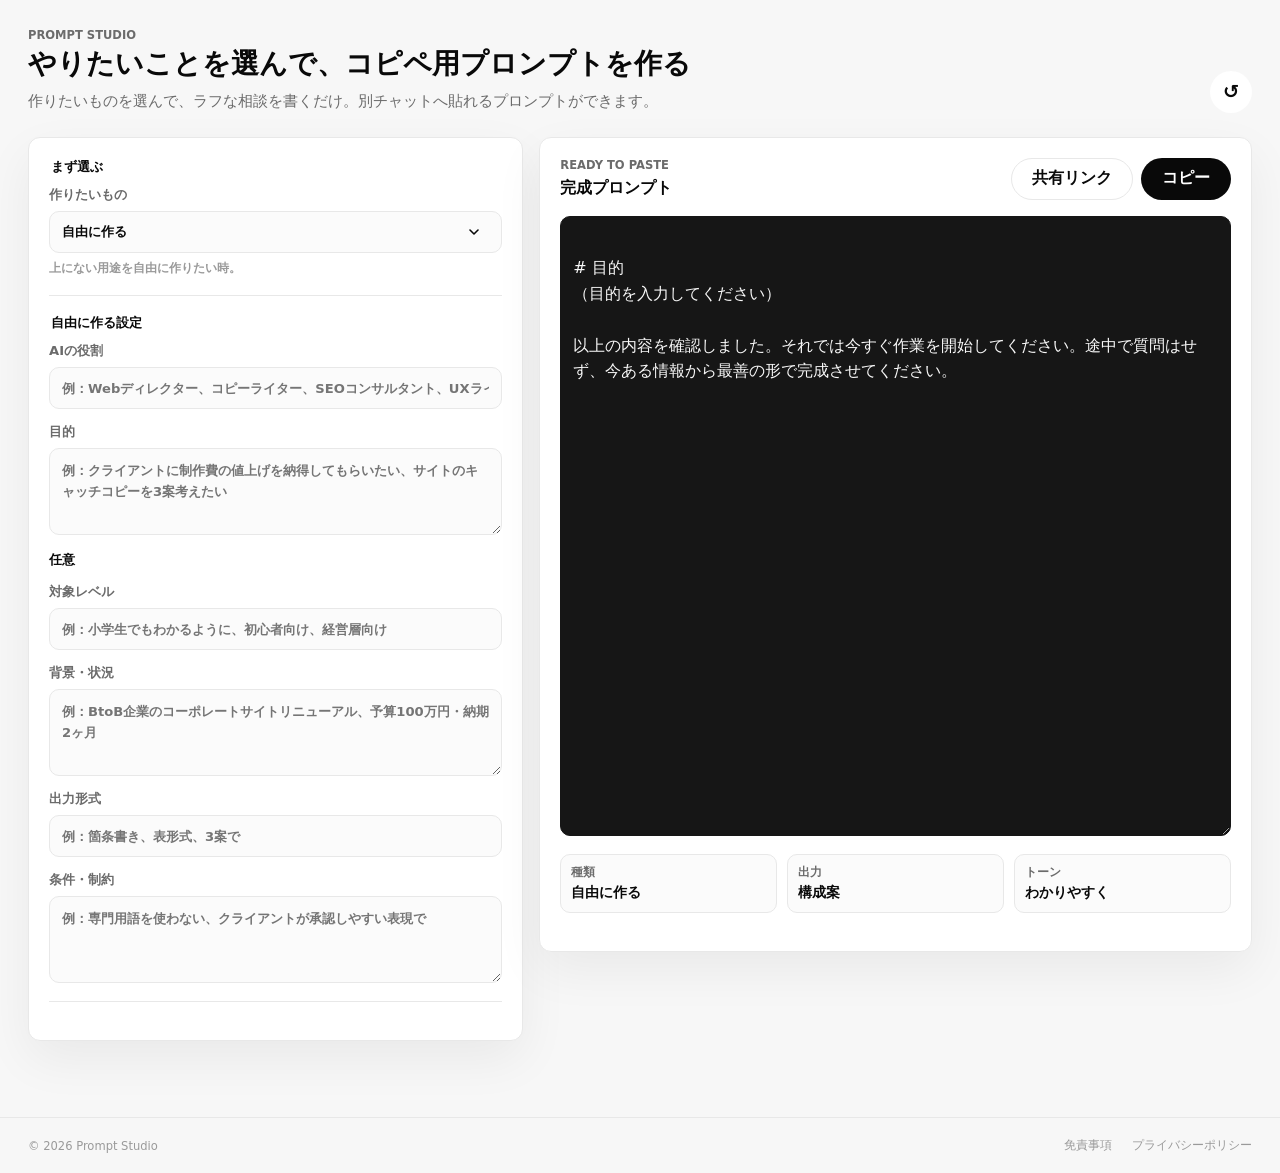
<file: index.html>
<!doctype html>
<html lang="ja">
  <head>
    <meta charset="UTF-8" />
    <meta name="viewport" content="width=device-width, initial-scale=1.0" />
    <link rel="icon" type="image/svg+xml" href="./favicon.svg" />
    <title>Prompt Studio</title>
    <link rel="stylesheet" href="./styles.css" />
  </head>
  <body>
    <main class="app-shell">
      <section class="workspace" aria-label="プロンプトメーカー">
        <header class="topbar">
          <div>
            <p class="eyebrow">Prompt Studio</p>
            <h1>やりたいことを選んで、コピペ用プロンプトを作る</h1>
            <p class="lead-text">作りたいものを選んで、ラフな相談を書くだけ。別チャットへ貼れるプロンプトができます。</p>
          </div>
          <div class="topbar-actions">
            <button class="icon-button" id="resetBtn" type="button" aria-label="初期化" title="初期化">↺</button>
          </div>
        </header>

        <div class="layout-grid">
          <form class="control-panel" id="promptForm">
            <fieldset>
              <legend>まず選ぶ</legend>

              <label>
                作りたいもの
                <select id="mode" name="mode">
                  <option value="custom">自由に作る</option>
                  <option value="brainstorm">アイデア出し</option>
                  <option value="minutes">議事録・要約リライト</option>
                  <option value="task">やること整理</option>
                  <option value="competitor">競合分析</option>
                  <option value="sitedesign">サイト設計</option>
                  <option value="seo">サイトマップ・メタ情報設計</option>
                  <option value="wireframe">ワイヤーフレーム</option>
                  <option value="design-direction">デザイン指示書</option>
                  <option value="ui-review">デザインレビュー</option>
                  <option value="illust">イラスト生成</option>
                  <option value="convert">画像→編集データ</option>
                </select>
                <small class="field-hint" id="modeHint"></small>
              </label>
            </fieldset>

            <fieldset id="fieldset-design" style="display:none">
              <legend>デザイン指示書設定</legend>

              <label>
                制作対象
                <input id="designTarget" name="designTarget" type="text" placeholder="例：LP、Webサイト、バナー、UI、パンフレット" />
              </label>

              <label>
                ペルソナ
                <input id="designAudience" name="designAudience" type="text" placeholder="例：30代男性の中小企業経営者、ITツールに不慣れ" />
              </label>

              <label>
                ブランドトーン
                <input id="designTone" name="designTone" type="text" placeholder="例：高級感・信頼感、ミニマル、ポップ、テック感、温かみ" />
              </label>

              <div id="designOptionalGroup">
                <p class="optional-section-label">任意</p>

                <label>
                  サイト設計の結果
                  <textarea id="designPrevResult" name="designPrevResult" rows="4" placeholder="サイト設計モードの結果をそのまま貼り付け、または概要を入力"></textarea>
                </label>

                <label>
                  参考サイト・URL
                  <input id="designRef" name="designRef" type="text" placeholder="例：https://example.com" />
                </label>

                <label>
                  NG表現・避けたい方向性
                  <input id="designNg" name="designNg" type="text" placeholder="例：過度な装飾、古くさいフォント、圧迫感のある配色" />
                </label>

                <label>
                  補足・その他
                  <textarea id="designNotes" name="designNotes" rows="3" placeholder="例：追加で気になる点や希望があれば"></textarea>
                </label>
              </div>

            </fieldset>

            <fieldset id="fieldset-email" style="display:none">
              <legend>メール・依頼文設定</legend>

              <label>
                相手・関係性
                <input id="emailRecipient" name="emailRecipient" type="text" placeholder="例：継続クライアントの山田様、初回コンタクトの企業担当者" />
              </label>

              <label>
                メールの目的・状況
                <textarea id="emailContent" name="emailContent" rows="5" placeholder="例：デザイン費の値上げをお願いしたい。長期取引があるが言い出しにくい。来月から適用したい。"></textarea>
              </label>

              <label>
                文体トーン
                <select id="emailTone" name="emailTone">
                  <option value="丁寧・フォーマル">丁寧・フォーマル</option>
                  <option value="柔らかめ・親しみやすい">柔らかめ・親しみやすい</option>
                  <option value="簡潔・要点重視">簡潔・要点重視</option>
                </select>
              </label>
            </fieldset>

            <fieldset id="fieldset-custom" style="display:none">
              <legend>自由に作る設定</legend>

              <label>
                AIの役割
                <input id="customRole" name="customRole" type="text" placeholder="例：Webディレクター、コピーライター、SEOコンサルタント、UXライター" />
              </label>

              <label>
                目的
                <textarea id="customGoal" name="customGoal" rows="3" placeholder="例：クライアントに制作費の値上げを納得してもらいたい、サイトのキャッチコピーを3案考えたい"></textarea>
              </label>

              <div id="customOptionalGroup">
                <p class="optional-section-label">任意</p>

                <label>
                  対象レベル
                  <input id="customAudience" name="customAudience" type="text" placeholder="例：小学生でもわかるように、初心者向け、経営層向け" />
                </label>

                <label>
                  背景・状況
                  <textarea id="customBackground" name="customBackground" rows="3" placeholder="例：BtoB企業のコーポレートサイトリニューアル、予算100万円・納期2ヶ月"></textarea>
                </label>

                <label>
                  出力形式
                  <input id="customOutput" name="customOutput" type="text" placeholder="例：箇条書き、表形式、3案で" />
                </label>

                <label>
                  条件・制約
                  <textarea id="customConditions" name="customConditions" rows="3" placeholder="例：専門用語を使わない、クライアントが承認しやすい表現で"></textarea>
                </label>
              </div>
            </fieldset>

            <fieldset id="fieldset-brainstorm" style="display:none">
              <legend>アイデア出し設定</legend>

              <label>
                解決したい課題
                <textarea id="bsIssue" name="bsIssue" rows="4" placeholder="例：新規顧客が増えない、採用応募が少ない、既存顧客の離脱が多い"></textarea>
              </label>

              <label>
                対象
                <input id="bsTarget" name="bsTarget" type="text" placeholder="例：新規顧客、社内メンバー、既存ユーザー、経営層" />
              </label>

              <label>
                業界・商材・事業フェーズ
                <input id="bsContext" name="bsContext" type="text" placeholder="例：BtoB SaaS・スタートアップ、人材サービス・拡大期" />
              </label>

              <label>
                施策の目的
                <input id="bsGoal" name="bsGoal" type="text" placeholder="例：売上UP、認知拡大、CV向上、採用強化、UI改善" />
              </label>

              <div id="brainstormOptionalGroup">
                <p class="optional-section-label">任意</p>

                <label>
                  施策のトーン
                  <select id="bsTone" name="bsTone">
                    <option value="バランス重視">バランス重視</option>
                    <option value="攻め・革新的">攻め・革新的</option>
                    <option value="守り・保守的">守り・保守的</option>
                    <option value="低コスト優先">低コスト優先</option>
                    <option value="スピード優先">スピード優先</option>
                  </select>
                </label>
                <label>
                  参考情報・素材
                  <textarea id="bsMaterials" name="bsMaterials" rows="3" placeholder="例：既存施策一覧、競合情報、ターゲット情報、予算感、USP"></textarea>
                </label>
                <label>
                  補足・その他
                  <textarea id="bsNotes" name="bsNotes" rows="2" placeholder="例：過去に試した施策、外せない制約、社内の方針"></textarea>
                </label>
              </div>

            </fieldset>

            <fieldset id="fieldset-minutes" style="display:none">
              <legend>議事録・要約設定</legend>

              <label>
                出力形式
                <select id="minFormat" name="minFormat">
                  <option value="summary">議事録まとめ（内部共有用）</option>
                  <option value="email">クライアントへのメール形式</option>
                </select>
              </label>


              <label>
                議事メモ・文字起こし
                <textarea id="minContent" name="minContent" rows="8" placeholder="ここに議事メモ、文字起こし、Slackログなどを貼り付けてください"></textarea>
              </label>

              <div id="minutesOptionalGroup">
                <p class="optional-section-label">任意</p>

                <label>
                  次回MTG日程
                  <input id="minNextMtg" name="minNextMtg" type="text" placeholder="例：6/10（火）14:00〜、未定" />
                </label>

                <label>
                  どう出してほしいか
                  <input id="minWish" name="minWish" type="text" placeholder="例：箇条書きを多めに、Slack共有用に短く、決定事項を目立たせて" />
                </label>
              </div>
            </fieldset>

            <fieldset id="fieldset-sitedesign" style="display:none">
              <legend>サイト設計設定</legend>

              <label>
                サービス・事業内容
                <textarea id="siteService" name="siteService" rows="3" placeholder="例：中小企業向けのWeb制作会社。コーポレートサイトやECサイトの制作を中心に行っている"></textarea>
              </label>

              <label>
                サイトの種類
                <input id="siteSiteType" name="siteSiteType" type="text" placeholder="例：コーポレートサイト、採用サイト、LP、ECサイト" />
              </label>

              <label>
                ターゲット
                <input id="siteTarget" name="siteTarget" type="text" placeholder="例：30〜50代の中小企業経営者、新卒採用を検討している人事担当者" />
              </label>

              <label>
                用途
                <select id="siteUsage" name="siteUsage">
                  <option value="report">レポート形式</option>
                  <option value="slide">スライド構成提案</option>
                </select>
              </label>

              <div id="siteOptionalGroup">
                <p class="optional-section-label">任意</p>

                <label>
                  現状の課題・背景
                  <textarea id="siteIssue" name="siteIssue" rows="3" placeholder="例：現サイトが古く問い合わせが少ない、競合と差別化できていない"></textarea>
                </label>

                <label>
                  想定ページ数
                  <input id="sitePages" name="sitePages" type="text" placeholder="例：8ページ、10〜15ページ（未定の場合はAIが提案）" />
                </label>

                <label>
                  競合分析の結果
                  <textarea id="sitePrevResult" name="sitePrevResult" rows="5" placeholder="競合分析モードの結果をそのまま貼り付け、または概要を入力"></textarea>
                </label>

                <label>
                  必須コンテンツ
                  <input id="siteContent" name="siteContent" type="text" placeholder="例：採用情報、実績紹介、代表メッセージ" />
                </label>

                <label>
                  補足・その他
                  <textarea id="siteNotes" name="siteNotes" rows="3" placeholder="例：追加で気になる点や希望があれば"></textarea>
                </label>
              </div>

            </fieldset>

            <fieldset id="fieldset-seo" style="display:none">
              <legend>サイトマップ・メタ情報設計</legend>

              <label>
                用途
                <select id="seoType" name="seoType">
                  <option value="new">新規サイト設計</option>
                  <option value="existing">リニューアル・改善</option>
                </select>
              </label>

              <div id="seoUrlGroup" style="display:none">
                <label>
                  サイトURL
                  <input id="seoUrl" name="seoUrl" type="text" placeholder="例：https://example.com（AIが各ページにアクセスして現在のメタ情報を確認します）" />
                </label>
              </div>

              <label>
                サイト名・ブランド名
                <input id="seoSiteName" name="seoSiteName" type="text" placeholder="例：株式会社〇〇、SaaSサービス名" />
              </label>

              <label>
                対象ページ
                <textarea id="seoPages" name="seoPages" rows="5" placeholder="例（新規）：TOP、サービス、実績、料金、FAQ、お問い合わせ&#10;例（既存）：https://example.com/service、https://example.com/about"></textarea>
              </label>

              <label>
                狙いたいキーワード
                <input id="seoKeywords" name="seoKeywords" type="text" placeholder="例：Web制作 東京、コーポレートサイト 制作会社" />
              </label>

              <div id="seoOptionalGroup">
                <p class="optional-section-label">任意</p>

                <label>
                  サイト設計の結果
                  <textarea id="seoPrevResult" name="seoPrevResult" rows="4" placeholder="サイト設計モードの結果をそのまま貼り付けてください"></textarea>
                </label>

                <label>
                  ターゲット
                  <input id="seoTarget" name="seoTarget" type="text" placeholder="例：30代経営者、採用担当者、子育て中の主婦" />
                </label>

                <label>
                  ブランドのトーン
                  <input id="seoTone" name="seoTone" type="text" placeholder="例：誠実・専門的、やわらかく親しみやすい、スタイリッシュ" />
                </label>

                <label>
                  補足・その他
                  <textarea id="seoNotes" name="seoNotes" rows="3" placeholder="例：追加で気になる点や希望があれば"></textarea>
                </label>
              </div>

            </fieldset>

                        <fieldset id="fieldset-task" style="display:none">
              <legend>やること整理</legend>
              <p class="optional-section-label" style="font-weight:400; font-size:0.8rem; color:#A4A4A4; border:none; padding-top:0;">議事録・メモ・現状をそのまま貼り付けてもOK</p>

              <label>
                役割
                <select id="taskRole" name="taskRole">
                  <option value="director">ディレクター</option>
                  <option value="designer">デザイナー</option>
                  <option value="director-designer">ディレクター兼デザイナー</option>
                  <option value="coder">コーダー</option>
                </select>
              </label>

              <label>
                現状・状況説明
                <textarea id="taskSituation" name="taskSituation" rows="6" placeholder="依頼・メッセージ・議事録をそのまま貼り付けるか、状況を説明してください"></textarea>
              </label>

              <div id="taskOptionalGroup">
                <p class="optional-section-label">任意</p>

                <label>
                  プロジェクトの種類
                  <input id="taskType" name="taskType" type="text" placeholder="例：コーポレートサイト制作（WordPress）" />
                </label>

                <label>
                  気になっていること
                  <textarea id="taskConcern" name="taskConcern" rows="3" placeholder="例：CMSの実装範囲をコーダーに伝えてないかもしれない。インフラ手配が誰の担当か決まっていない。サーバー移管って誰に頼むんだっけ。SSL証明書の更新タイミングを確認したい。"></textarea>
                </label>

                <label>
                  納期・フェーズ
                  <input id="taskDeadline" name="taskDeadline" type="text" placeholder="例：公開3週間後、現在デザイン確認フェーズ" />
                </label>

                <label>
                  補足
                  <textarea id="taskNotes" name="taskNotes" rows="3" placeholder="例：コーダーは外注。インフラはクライアント側の予定だが未確認。"></textarea>
                </label>
              </div>

            </fieldset>

            <fieldset id="fieldset-competitor" style="display:none">
              <legend>競合分析設定</legend>

              <label>
                サービス・事業内容
                <textarea id="compService" name="compService" rows="3" placeholder="例：中小企業向けのWeb制作会社。コーポレートサイトやECサイトの制作を中心に行っている"></textarea>
              </label>

              <label>
                サイトの種類
                <input id="compSiteType" name="compSiteType" type="text" placeholder="例：コーポレートサイト、採用サイト、LP、ECサイト、サービスサイト" />
              </label>

              <div id="compOptionalGroup">
                <p class="optional-section-label">任意</p>

                <label>
                  調査対象のサイトURL
                  <input id="compOwnUrl" name="compOwnUrl" type="text" placeholder="例：https://example.com" />
                </label>

                <label>
                  競合サイトURL
                  <textarea id="compCompetitorUrl" name="compCompetitorUrl" rows="3" placeholder="例：https://competitor1.com（なければAIが競合を選定して調査）"></textarea>
                </label>

                <label>
                  補足・その他
                  <textarea id="compNotes" name="compNotes" rows="3" placeholder="例：追加で気になる点や希望があれば"></textarea>
                </label>
              </div>

            </fieldset>

            <fieldset id="fieldset-research" style="display:none">
              <legend>リサーチ・競合分析設定</legend>

              <label>
                調査目的
                <select id="researchPurpose" name="researchPurpose">
                  <option value="おまかせ">おまかせ（全項目分析）</option>
                  <option value="競合サイトの比較">競合サイトの比較</option>
                  <option value="新規事業・サービスの検討">新規事業・サービスの検討</option>
                  <option value="提案・企画書づくり">提案・企画書づくり</option>
                  <option value="デザイン・UI研究">デザイン・UI研究</option>
                  <option value="市場・業界の把握">市場・業界の把握</option>
                </select>
              </label>

              <label>
                調査テーマ
                <input id="researchTheme" name="researchTheme" type="text" placeholder="例：美容クリニックの競合サイト、工務店の採用ページ" />
              </label>

            </fieldset>

            <fieldset id="fieldset-uireview" style="display:none">
              <legend>デザインレビュー設定</legend>
              <p class="optional-section-label" style="font-weight:400; font-size:0.8rem; color:#A4A4A4; border:none; padding-top:0;">デザインやワイヤーのスクリーンショットを添付してから使ってください</p>

              <label>
                レビュー観点
                <select id="uiPerspective" name="uiPerspective">
                  <option value="overall">総合レビュー</option>
                  <option value="cv">CV・導線改善</option>
                  <option value="design">デザイン品質</option>
                  <option value="accessibility">アクセシビリティ</option>
                </select>
              </label>

              <label>
                サイトの種類
                <input id="uiPageType" name="uiPageType" type="text" placeholder="例：LP、コーポレートサイト、採用サイト、フォームページ" />
              </label>

              <label>
                ペルソナ
                <input id="uiTarget" name="uiTarget" type="text" placeholder="例：30代男性の中小企業経営者、ITツールに不慣れ" />
              </label>

              <div id="uiOptionalGroup">
                <p class="optional-section-label">任意</p>

                <label>
                  改善したいこと
                  <textarea id="uiGoal" name="uiGoal" rows="2" placeholder="例：CVRを上げたい、離脱率を下げたい、信頼感を出したい"></textarea>
                </label>

                <label>
                  出力のボリューム
                  <select id="uiVolume" name="uiVolume">
                    <option value="standard">標準（各項目ポイントを押さえて）</option>
                    <option value="brief">簡潔（要点のみ）</option>
                    <option value="detail">詳細（各項目を詳しく）</option>
                  </select>
                </label>

                <label>
                  補足・その他
                  <textarea id="uiNotes" name="uiNotes" rows="3" placeholder="例：優しめにお願いします、前向きな表現で伝えてほしい"></textarea>
                </label>
              </div>

            </fieldset>

            <fieldset id="fieldset-proposal" style="display:none">
              <legend>企画書・提案書設定</legend>

              <label>
                クライアント業種
                <input id="propIndustry" name="propIndustry" type="text" placeholder="例：不動産、医療、人材、製造、教育" />
              </label>

              <label>
                現状課題
                <textarea id="propIssue" name="propIssue" rows="3" placeholder="例：問い合わせが少ない、採用応募が弱い、ブランド訴求不足"></textarea>
              </label>

              <label>
                企画の目的
                <input id="propGoal" name="propGoal" type="text" placeholder="例：受注獲得、社内承認、新規施策の提案、採用強化" />
              </label>

              <label>
                ターゲット
                <input id="propTarget" name="propTarget" type="text" placeholder="例：20〜30代求職者、BtoB企業担当者" />
              </label>

              <label>
                提案するソリューション概要
                <textarea id="propSolution" name="propSolution" rows="2" placeholder="例：サイトリニューアル、新サービス立ち上げ、業務改善、採用施策"></textarea>
              </label>
            </fieldset>

            <fieldset id="fieldset-wireframe" style="display:none">
              <legend>ワイヤーフレーム設定</legend>

              <label>
                出力形式
                <select id="wfOutputType" name="wfOutputType">
                  <option value="html">HTML</option>
                  <option value="image">PNG画像</option>
                </select>
              </label>

              <label>
                ページの種類
                <select id="wfPageType" name="wfPageType">
                  <option value="all">全ページ</option>
                  <option value="top">トップページ</option>
                  <option value="sub">下層ページ</option>
                  <option value="lp">LP（ランディングページ）</option>
                  <option value="any">おまかせ（AIに構成から提案してもらう）</option>
                </select>
              </label>

              <label>
                会社名
                <input id="wfCompany" name="wfCompany" type="text" placeholder="例：株式会社〇〇" />
              </label>

              <label>
                業種
                <input id="wfIndustry" name="wfIndustry" type="text" placeholder="例：清掃サービス、IT支援、不動産" />
              </label>

              <label>
                ページ名
                <input id="wfPageName" name="wfPageName" type="text" placeholder="例：採用トップ、サービス紹介ページ" />
              </label>

              <label>
                目的
                <input id="wfPagePurpose" name="wfPagePurpose" type="text" placeholder="例：新規法人顧客への問い合わせ獲得" />
              </label>

              <label>
                参考資料（企画書・議事録・要件など）
                <textarea id="wfMaterials" name="wfMaterials" rows="6" placeholder="企画書・議事録・要件メモ・構成案などをそのまま貼り付けてください。この内容をもとにテキストやセクション構成を考えます。"></textarea>
              </label>

              <div id="wireframeOptionalGroup">
                <p class="optional-section-label">任意</p>

                <label>
                  サイト設計の結果
                  <textarea id="wfSiteDesign" name="wfSiteDesign" rows="4" placeholder="サイト設計モードの結果をそのまま貼り付けてください。ページ構成・導線をワイヤーに反映します。"></textarea>
                </label>

                <div id="wfSectionsGroup">
                  <label>
                    セクション構成
                    <textarea id="wfSections" name="wfSections" rows="7"></textarea>
                    <small class="field-hint">空欄にするとAIが提案します。</small>
                  </label>
                </div>

                <label>
                  作成の背景・ひとこと
                  <textarea id="wfRequest" name="wfRequest" rows="4" placeholder="例：初回クライアント提案用。シンプルに見せたい。"></textarea>
                </label>

                <div id="wfNotesGroup">
                  <label>
                    補足
                    <textarea id="wfNotes" name="wfNotes" rows="2" placeholder="例：電話番号、CTAコピー、強調したいポイントなど"></textarea>
                  </label>
                </div>
              </div>

            </fieldset>

            <fieldset id="fieldset-illust" style="display:none">
              <legend>イラスト設定</legend>

              <label>
                スタイル
                <select id="illustStyle" name="illustStyle">
                  <option value="flat">フラットベクター</option>
                  <option value="isometric">アイソメトリック</option>
                  <option value="icon">アイコン</option>
                </select>
              </label>

              <label>
                テーマ
                <input id="illustTheme" name="illustTheme" type="text" placeholder="例：Tokyo、コーヒーショップ、病院" />
              </label>

              <label id="illustColorToneRow">
                カラートーン
                <select id="illustColorTone" name="illustColorTone">
                  <option value="soft">ソフト＆明るい</option>
                  <option value="muted">ミュート＆落ち着き</option>
                  <option value="vivid">ビビッド</option>
                </select>
              </label>

              <!-- フラットベクター用フィールド -->
              <div id="illustFlatFields">
                <label>
                  背景
                  <select id="illustBg" name="illustBg">
                    <option value="solid">あり（テーマカラー）</option>
                    <option value="white">あり（白）</option>
                    <option value="transparent">なし（透明）</option>
                  </select>
                </label>

                <label>
                  人物
                  <select id="illustFigure" name="illustFigure">
                    <option value="include">含む</option>
                    <option value="main">人物メイン</option>
                    <option value="none">なし</option>
                  </select>
                </label>

                <label id="figureCountRow">
                  人物の数
                  <select id="illustFigureCount" name="illustFigureCount">
                    <option value="1">1人</option>
                    <option value="2-3">2〜3人</option>
                    <option value="4-6">4〜6人</option>
                    <option value="many">大勢（7人以上）</option>
                  </select>
                </label>

                <label id="framingRow">
                  フレーミング
                  <select id="illustFraming" name="illustFraming">
                    <option value="full">全身</option>
                    <option value="bust">バストアップ</option>
                    <option value="face">フェイスアップ</option>
                  </select>
                </label>

                <label>
                  散りばめる要素（任意）
                  <input id="illustElements" name="illustElements" type="text" placeholder="例：コーヒーカップ、本、植物、自転車、ノートPC" />
                </label>

                <label>
                  スタイル参照（任意）
                  <input id="illustStyleRef" name="illustStyleRef" type="text" placeholder="例：バウハウス、北欧ポスター、ミッドセンチュリー、リソグラフ" />
                </label>
              </div>

              <!-- アイソメトリック用フィールド -->
              <div id="illustIsoFields" style="display:none">
                <label>
                  カテゴリ
                  <select id="illustCategory" name="illustCategory">
                    <option value="mix">おまかせ</option>
                    <option value="building">建物</option>
                    <option value="item">アイテム</option>
                    <option value="vehicle">乗り物</option>
                    <option value="people">人物</option>
                    <option value="nature">自然</option>
                  </select>
                </label>

                <label>
                  向き
                  <select id="illustDirection" name="illustDirection">
                    <option value="mix">ミックス（おまかせ）</option>
                    <option value="left">左向き</option>
                    <option value="right">右向き</option>
                    <option value="back-left">後ろ向き・左</option>
                    <option value="back-right">後ろ向き・右</option>
                  </select>
                </label>

                <label>
                  含めたいオブジェクト（任意）
                  <textarea id="illustObjects" name="illustObjects" rows="3" placeholder="例：Tokyo Tower、鳥居、路面電車、桜の木"></textarea>
                </label>
              </div>

              <!-- アイコン用フィールド -->
              <div id="illustIconFields" style="display:none">
                <label>
                  スタイル
                  <select id="illustIconStyle" name="illustIconStyle">
                    <option value="outline">線のみ</option>
                    <option value="outline-color">線＋塗り</option>
                    <option value="filled">塗り</option>
                  </select>
                </label>

                <div id="illustIconWeightRow">
                  <label>
                    線の太さ
                    <select id="illustIconWeight" name="illustIconWeight">
                      <option value="light">シンプル</option>
                      <option value="bold">ボールド</option>
                    </select>
                  </label>
                </div>
              </div>

            </fieldset>

            <fieldset id="fieldset-convert" style="display:none">
              <legend>画像→編集データ設定</legend>
              <p class="optional-section-label" style="font-weight:400; font-size:0.8rem; color:#A4A4A4; border:none; padding-top:0;">変換したい画像を添付してから使ってください</p>

              <label>
                出力形式
                <select id="convertOutputFormat" name="convertOutputFormat">
                  <option value="pptx">.pptx（PowerPoint）</option>
                  <option value="html">HTML + CSS</option>
                  <option value="svg">SVG</option>
                </select>
              </label>

              <div id="convertOptionalGroup">
                <p class="optional-section-label">任意</p>

                <label>
                  使用フォント
                  <input id="convertFont" name="convertFont" type="text" placeholder="例：Noto Sans JP、游ゴシック、Arial" />
                </label>

                <label>
                  色の上書き指定
                  <input id="convertColorOverride" name="convertColorOverride" type="text" placeholder="例：#FF7E21 をメインカラーに変更" />
                </label>

                <label>
                  補足・その他
                  <textarea id="convertNotes" name="convertNotes" rows="3" placeholder="例：余白を広めに、枠線を細く"></textarea>
                </label>
              </div>

            </fieldset>


            <fieldset id="fieldset-request" style="display:none">
              <div id="researchOptionalGroup" style="display:none">
                <label>
                  調査対象の企業
                  <input id="researchOwnUrl" name="researchOwnUrl" type="text" placeholder="例：〇〇株式会社（https://...）" />
                </label>
                <label>
                  比較対象の企業
                  <textarea id="researchTargets" name="researchTargets" rows="3" placeholder="例：A社（https://...）、B社、C社"></textarea>
                </label>
                <label>
                  特に見たい観点
                  <input id="researchFocus" name="researchFocus" type="text" placeholder="例：価格、UX、SEO、集客、機能比較" />
                </label>
              </div>


              <legend id="requestLegend">任意</legend>
              <label id="requestLabel">
                <span id="requestLabelText" style="font-size:0.82rem;font-weight:720;color:var(--muted);"></span>
                <textarea id="request" name="request" rows="4" placeholder=""></textarea>
              </label>
            </fieldset>

            <fieldset id="fieldset-extras">
              <legend>必要なら足す</legend>

              <label id="backgroundRow">
                背景・状況
                <textarea id="background" name="background" rows="3" placeholder="例: 新規サービスの提案。クライアントに初回提案する"></textarea>
              </label>

              <label>
                対象
                <input id="audience" name="audience" type="text" placeholder="例: クライアント / 社内メンバー / 初めて見る人" />
              </label>

              <label id="outputTypeRow">
                出してほしい形
                <select id="outputType" name="outputType">
                  <option value="auto">おまかせ</option>
                  <option value="outline">構成案</option>
                  <option value="document">文章・ドキュメント</option>
                  <option value="table">表形式</option>
                  <option value="html">HTML</option>
                  <option value="checklist">チェックリスト</option>
                  <option value="slides">スライド構成</option>
                  <option value="image">画像として出力（PNG）</option>
                </select>
              </label>

              <label>
                AIに読み込ませたい情報
                <textarea id="materials" name="materials" rows="3" placeholder="例: 既存サイトURL、企画メモ、議事録、競合情報、文字起こしなど"></textarea>
                <small class="field-hint">ここに貼った情報をAIが参照します。なければ空欄でOK。</small>
              </label>

              <label>
                守ってほしい条件
                <textarea id="constraints" name="constraints" rows="3" placeholder="例：箇条書きで答えてほしい、3案提示してほしい、英語で出してほしい"></textarea>
              </label>

              <div id="optionsFieldset">
                <p class="field-hint" style="margin-bottom:4px; margin-top:8px;">追加対応（チェックしたものだけプロンプトに入ります）</p>
                <div class="check-list" id="optionsContainer" aria-label="追加オプション"></div>
              </div>
            </fieldset>

            <fieldset id="fieldset-finish">
              <legend>仕上げ</legend>

              <label>
                文章のトーン
                <select id="tone" name="tone">
                  <option value="clear">わかりやすく</option>
                  <option value="business">ビジネス向け</option>
                  <option value="friendly">やわらかく</option>
                  <option value="professional">プロっぽく</option>
                  <option value="concise">短く簡潔に</option>
                </select>
              </label>

              <label>
                詳しさ
                <select id="detail" name="detail">
                  <option value="balanced">ちょうどよく</option>
                  <option value="simple">短め</option>
                  <option value="deep">かなり詳しく</option>
                </select>
              </label>

              <div class="check-list" aria-label="オプション">
                <label class="check-row">
                  <input id="inferMissing" name="inferMissing" type="checkbox" checked />
                  <span>足りない情報は自然に補ってもらう</span>
                </label>
                <label class="check-row">
                  <input id="askQuestions" name="askQuestions" type="checkbox" />
                  <span>不明点があれば質問してもらう</span>
                </label>
                <label class="check-row">
                  <input id="includeSummary" name="includeSummary" type="checkbox" checked />
                  <span>最初に要望まとめを入れる</span>
                </label>
              </div>
            </fieldset>
          </form>

          <aside class="output-panel">
            <div class="output-header">
              <div>
                <p class="eyebrow">Ready to Paste</p>
                <h2>完成プロンプト</h2>
              </div>
              <div style="display:flex; gap:8px; align-items:center;">
                <button class="secondary-button" id="shareBtn" type="button">共有リンク</button>
                <button class="primary-button" id="copyBtn" type="button">コピー</button>
              </div>
            </div>

            <textarea id="promptOutput" class="prompt-output" readonly></textarea>

            <div class="preview-strip" aria-label="設定プレビュー">
              <div>
                <span class="preview-label">種類</span>
                <strong id="previewMode">企画書・提案書</strong>
              </div>
              <div>
                <span class="preview-label">出力</span>
                <strong id="previewOutput">おまかせ</strong>
              </div>
              <div>
                <span class="preview-label">トーン</span>
                <strong id="previewTone">わかりやすく</strong>
              </div>
            </div>
          </aside>
        </div>
      </section>
    </main>

    <div class="toast" id="toast" role="status" aria-live="polite"></div>

    <footer class="site-footer">
      <div class="site-footer-inner">
        <span>© 2026 Prompt Studio</span>
        <nav class="footer-links">
          <a href="./disclaimer.html" target="_blank">免責事項</a>
          <a href="./privacy.html" target="_blank">プライバシーポリシー</a>
        </nav>
      </div>
    </footer>

    <script src="./app.js"></script>
  </body>
</html>
</file>
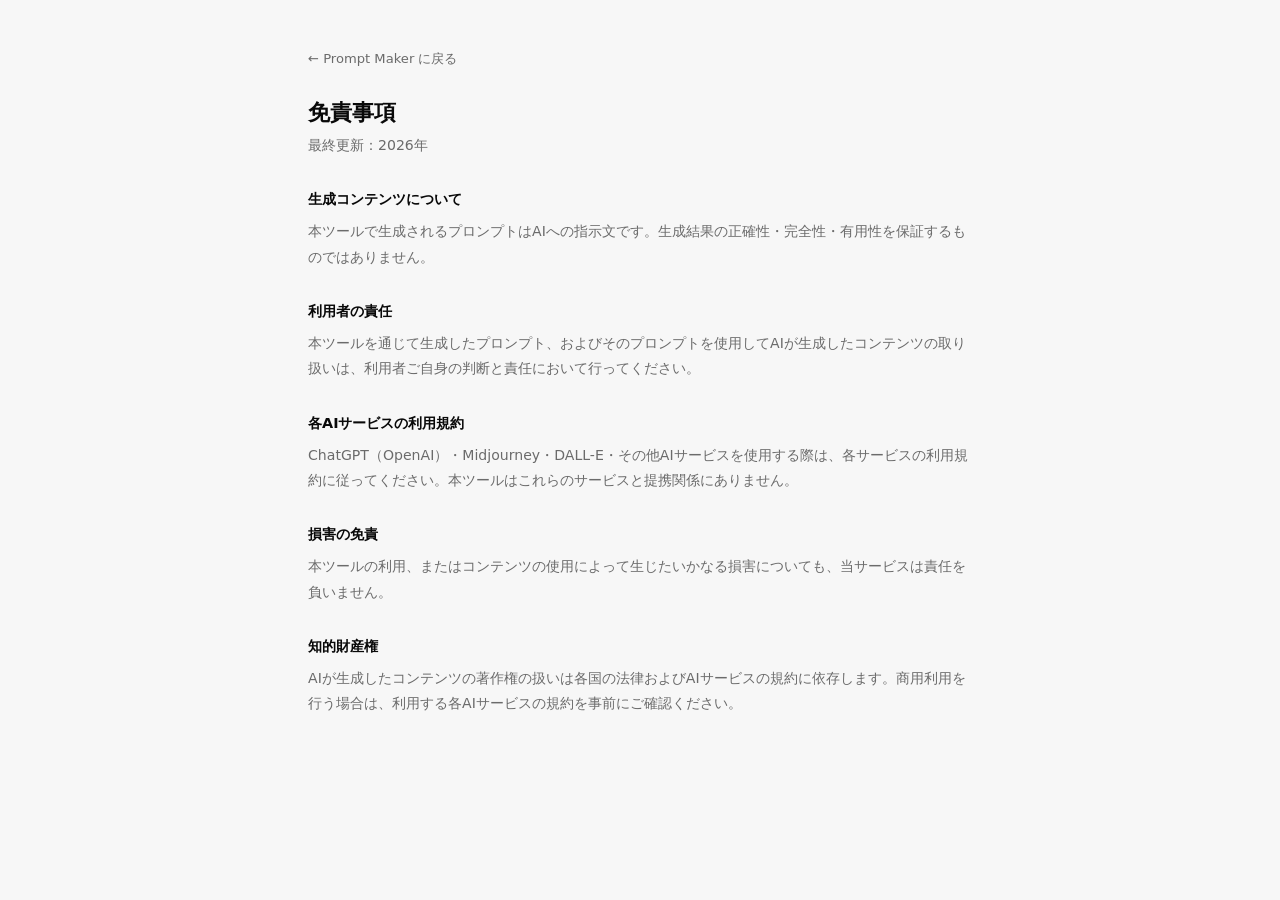
<file: disclaimer.html>
<!doctype html>
<html lang="ja">
  <head>
    <meta charset="UTF-8" />
    <meta name="viewport" content="width=device-width, initial-scale=1.0" />
    <title>免責事項 — Prompt Maker</title>
    <link rel="stylesheet" href="./styles.css" />
    <style>
      .legal-page { max-width: 720px; margin: 0 auto; padding: 48px 28px 80px; }
      .legal-back { display: inline-block; margin-bottom: 32px; font-size: 0.82rem; color: var(--muted); text-decoration: none; }
      .legal-back:hover { color: var(--ink); }
      .legal-page h1 { font-size: 1.4rem; margin-bottom: 8px; }
      .legal-date { font-size: 0.78rem; color: var(--quiet); margin-bottom: 40px; }
      .legal-page h2 { font-size: 0.9rem; font-weight: 820; margin: 32px 0 10px; }
      .legal-page p { font-size: 0.88rem; color: var(--muted); line-height: 1.8; margin: 0 0 12px; }
    </style>
  </head>
  <body>
    <div class="legal-page">
      <a class="legal-back" href="./index.html">← Prompt Maker に戻る</a>
      <h1>免責事項</h1>
      <p class="legal-date">最終更新：2026年</p>

      <h2>生成コンテンツについて</h2>
      <p>本ツールで生成されるプロンプトはAIへの指示文です。生成結果の正確性・完全性・有用性を保証するものではありません。</p>

      <h2>利用者の責任</h2>
      <p>本ツールを通じて生成したプロンプト、およびそのプロンプトを使用してAIが生成したコンテンツの取り扱いは、利用者ご自身の判断と責任において行ってください。</p>

      <h2>各AIサービスの利用規約</h2>
      <p>ChatGPT（OpenAI）・Midjourney・DALL-E・その他AIサービスを使用する際は、各サービスの利用規約に従ってください。本ツールはこれらのサービスと提携関係にありません。</p>

      <h2>損害の免責</h2>
      <p>本ツールの利用、またはコンテンツの使用によって生じたいかなる損害についても、当サービスは責任を負いません。</p>

      <h2>知的財産権</h2>
      <p>AIが生成したコンテンツの著作権の扱いは各国の法律およびAIサービスの規約に依存します。商用利用を行う場合は、利用する各AIサービスの規約を事前にご確認ください。</p>
    </div>
  </body>
</html>
</file>
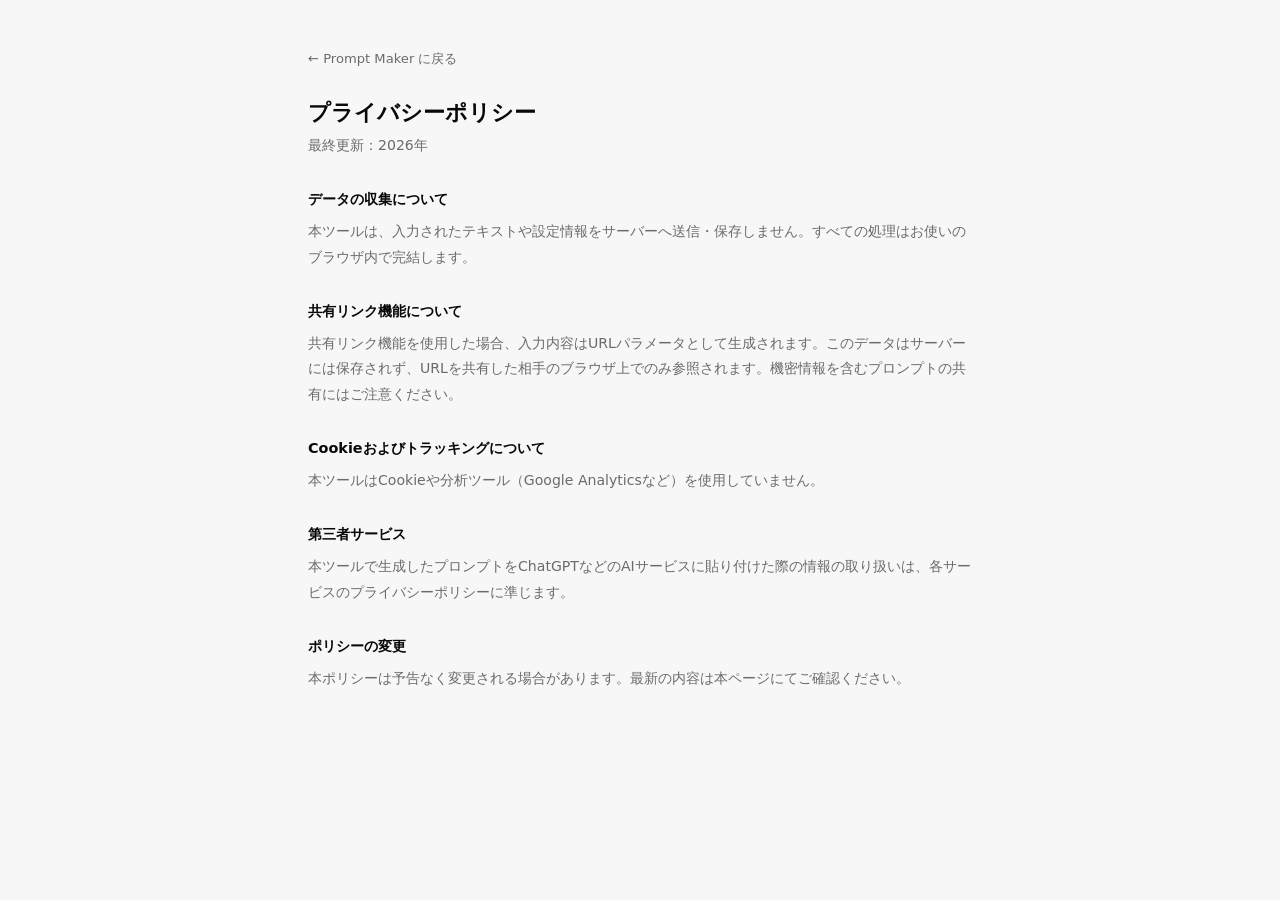
<file: privacy.html>
<!doctype html>
<html lang="ja">
  <head>
    <meta charset="UTF-8" />
    <meta name="viewport" content="width=device-width, initial-scale=1.0" />
    <title>プライバシーポリシー — Prompt Maker</title>
    <link rel="stylesheet" href="./styles.css" />
    <style>
      .legal-page { max-width: 720px; margin: 0 auto; padding: 48px 28px 80px; }
      .legal-back { display: inline-block; margin-bottom: 32px; font-size: 0.82rem; color: var(--muted); text-decoration: none; }
      .legal-back:hover { color: var(--ink); }
      .legal-page h1 { font-size: 1.4rem; margin-bottom: 8px; }
      .legal-date { font-size: 0.78rem; color: var(--quiet); margin-bottom: 40px; }
      .legal-page h2 { font-size: 0.9rem; font-weight: 820; margin: 32px 0 10px; }
      .legal-page p { font-size: 0.88rem; color: var(--muted); line-height: 1.8; margin: 0 0 12px; }
    </style>
  </head>
  <body>
    <div class="legal-page">
      <a class="legal-back" href="./index.html">← Prompt Maker に戻る</a>
      <h1>プライバシーポリシー</h1>
      <p class="legal-date">最終更新：2026年</p>

      <h2>データの収集について</h2>
      <p>本ツールは、入力されたテキストや設定情報をサーバーへ送信・保存しません。すべての処理はお使いのブラウザ内で完結します。</p>

      <h2>共有リンク機能について</h2>
      <p>共有リンク機能を使用した場合、入力内容はURLパラメータとして生成されます。このデータはサーバーには保存されず、URLを共有した相手のブラウザ上でのみ参照されます。機密情報を含むプロンプトの共有にはご注意ください。</p>

      <h2>Cookieおよびトラッキングについて</h2>
      <p>本ツールはCookieや分析ツール（Google Analyticsなど）を使用していません。</p>

      <h2>第三者サービス</h2>
      <p>本ツールで生成したプロンプトをChatGPTなどのAIサービスに貼り付けた際の情報の取り扱いは、各サービスのプライバシーポリシーに準じます。</p>

      <h2>ポリシーの変更</h2>
      <p>本ポリシーは予告なく変更される場合があります。最新の内容は本ページにてご確認ください。</p>
    </div>
  </body>
</html>
</file>
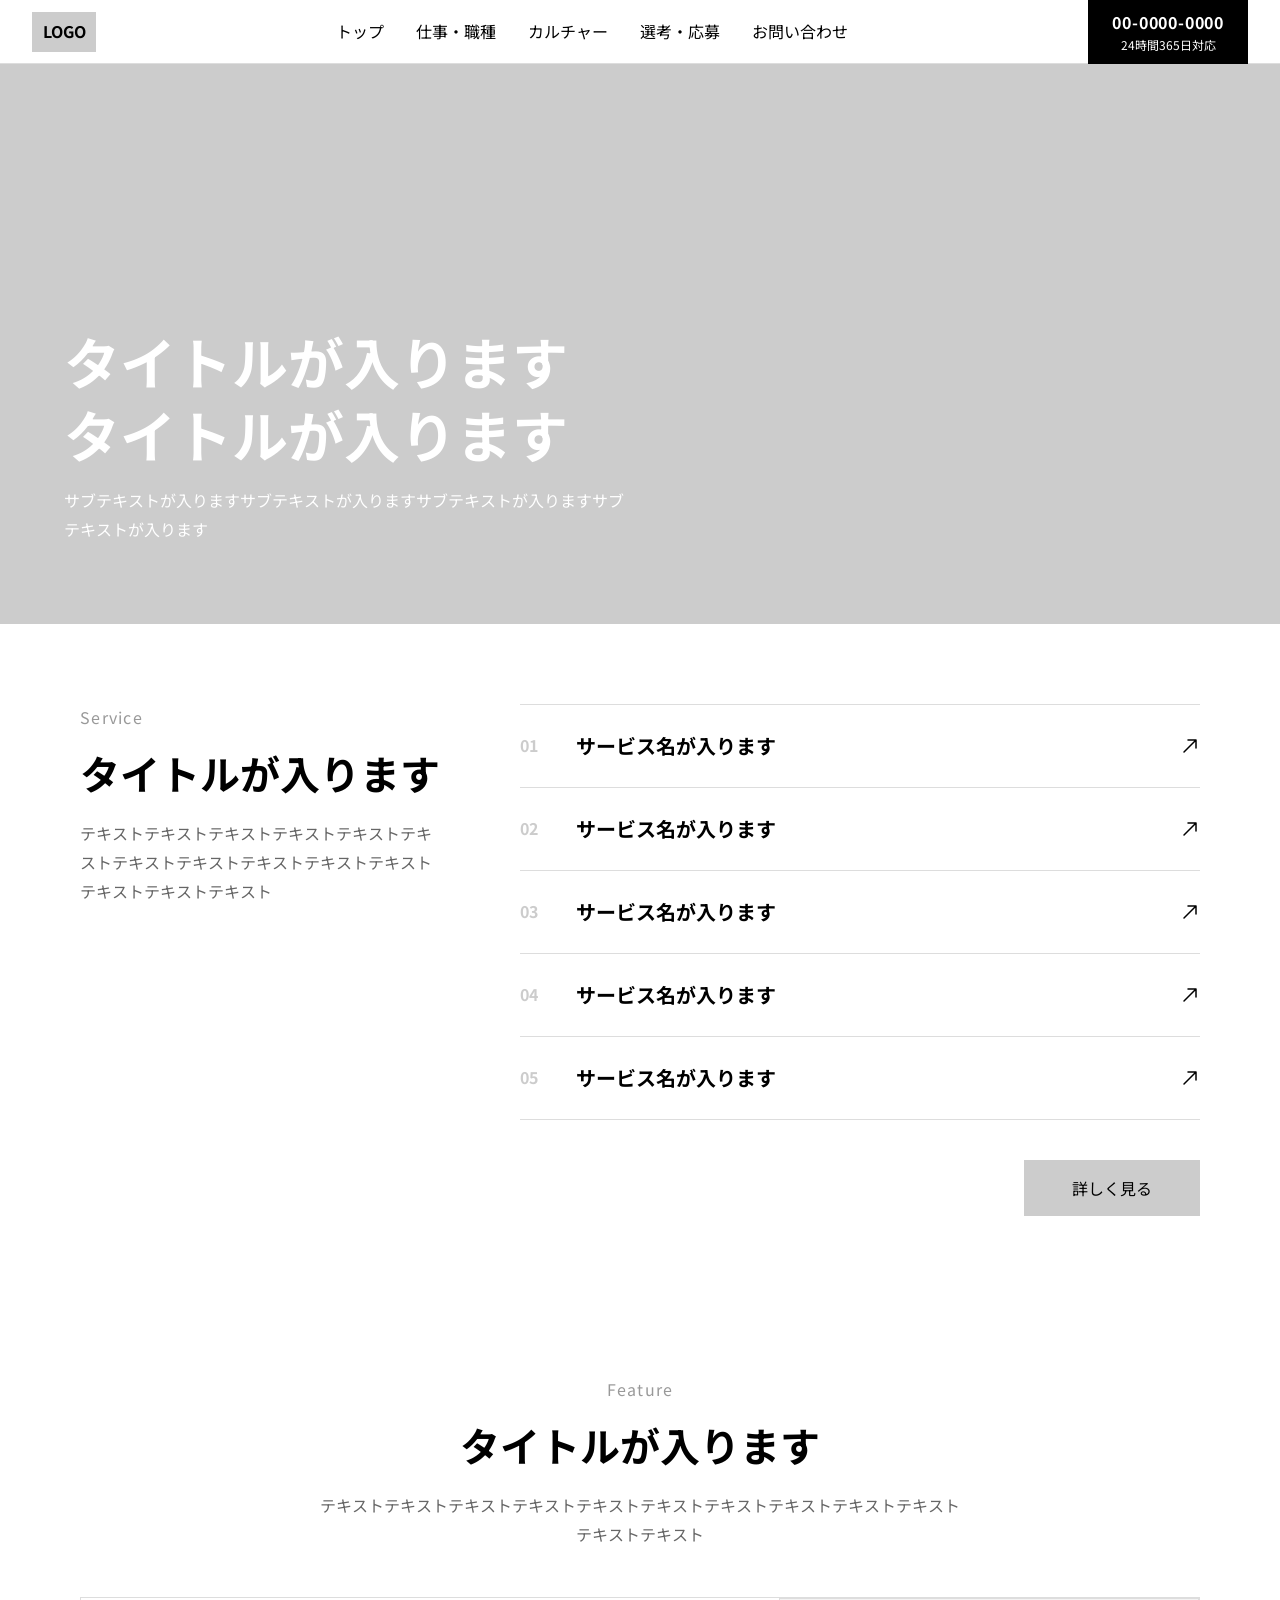
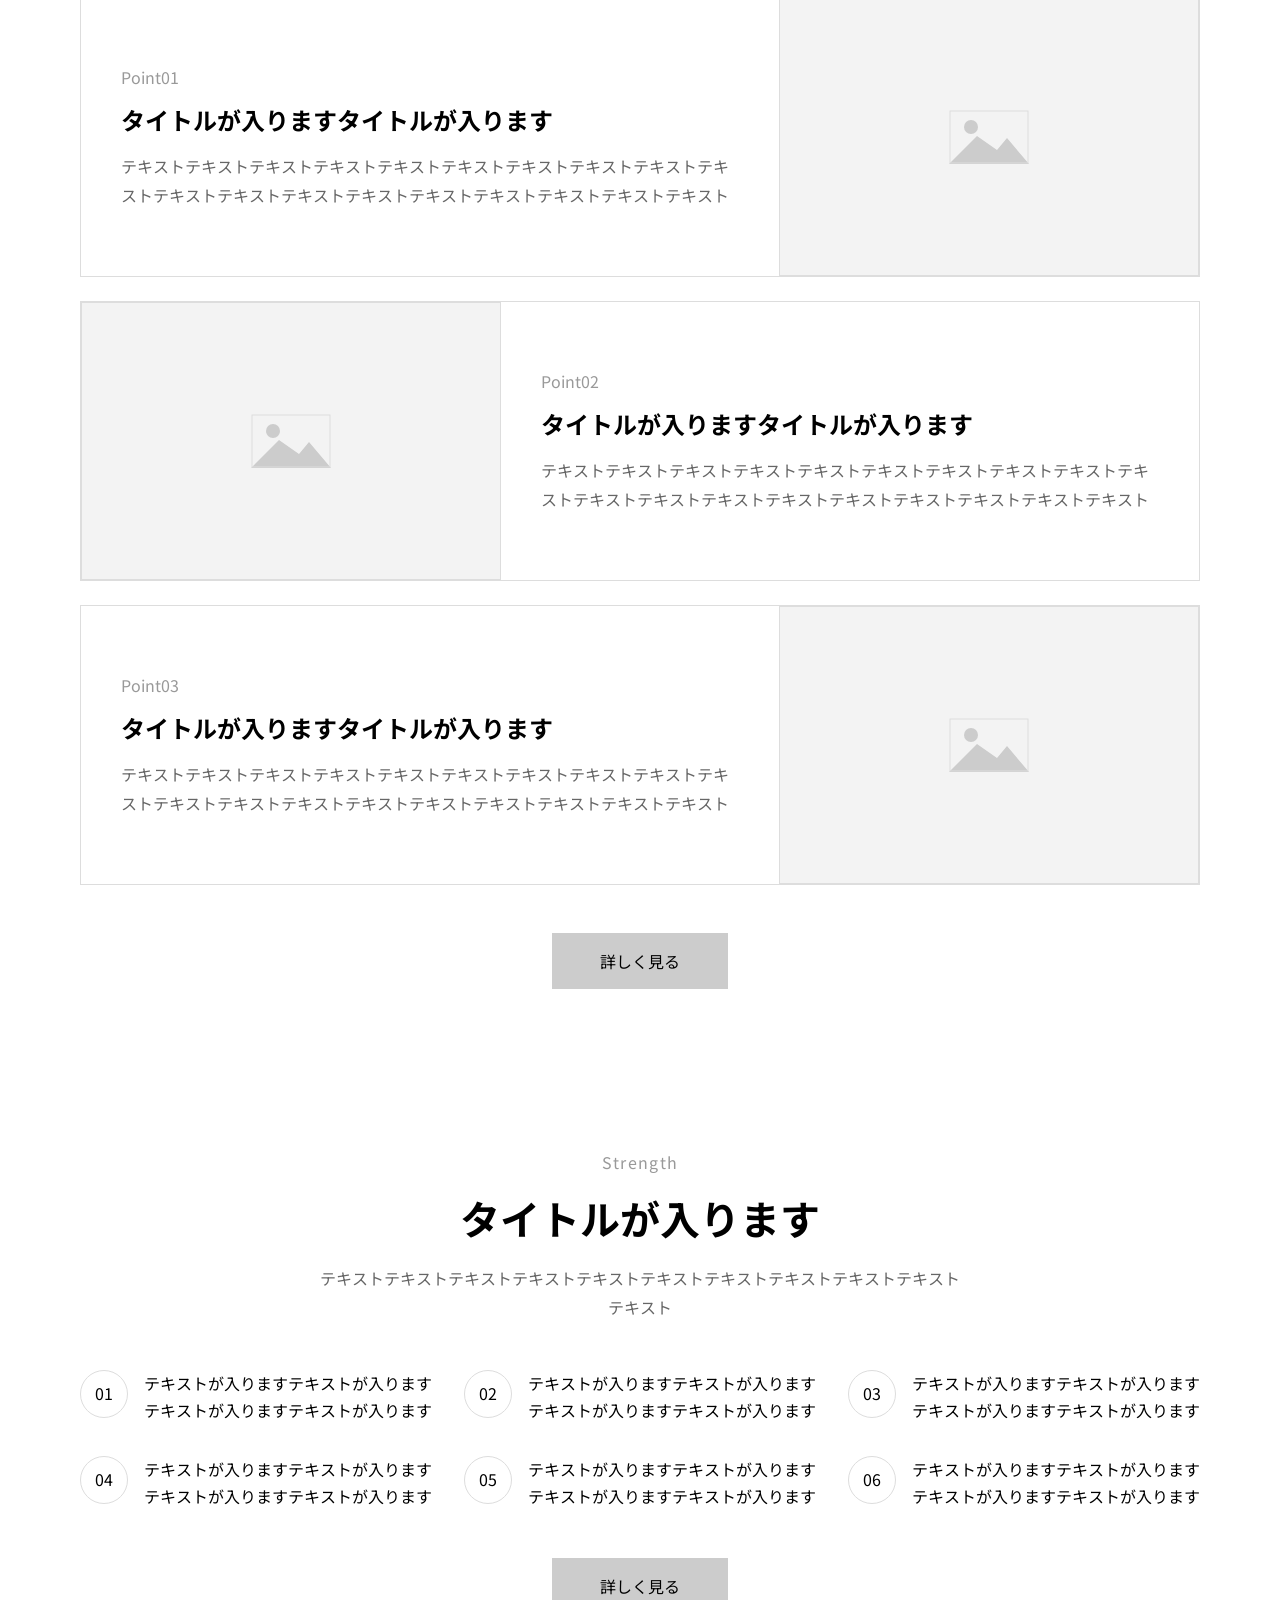
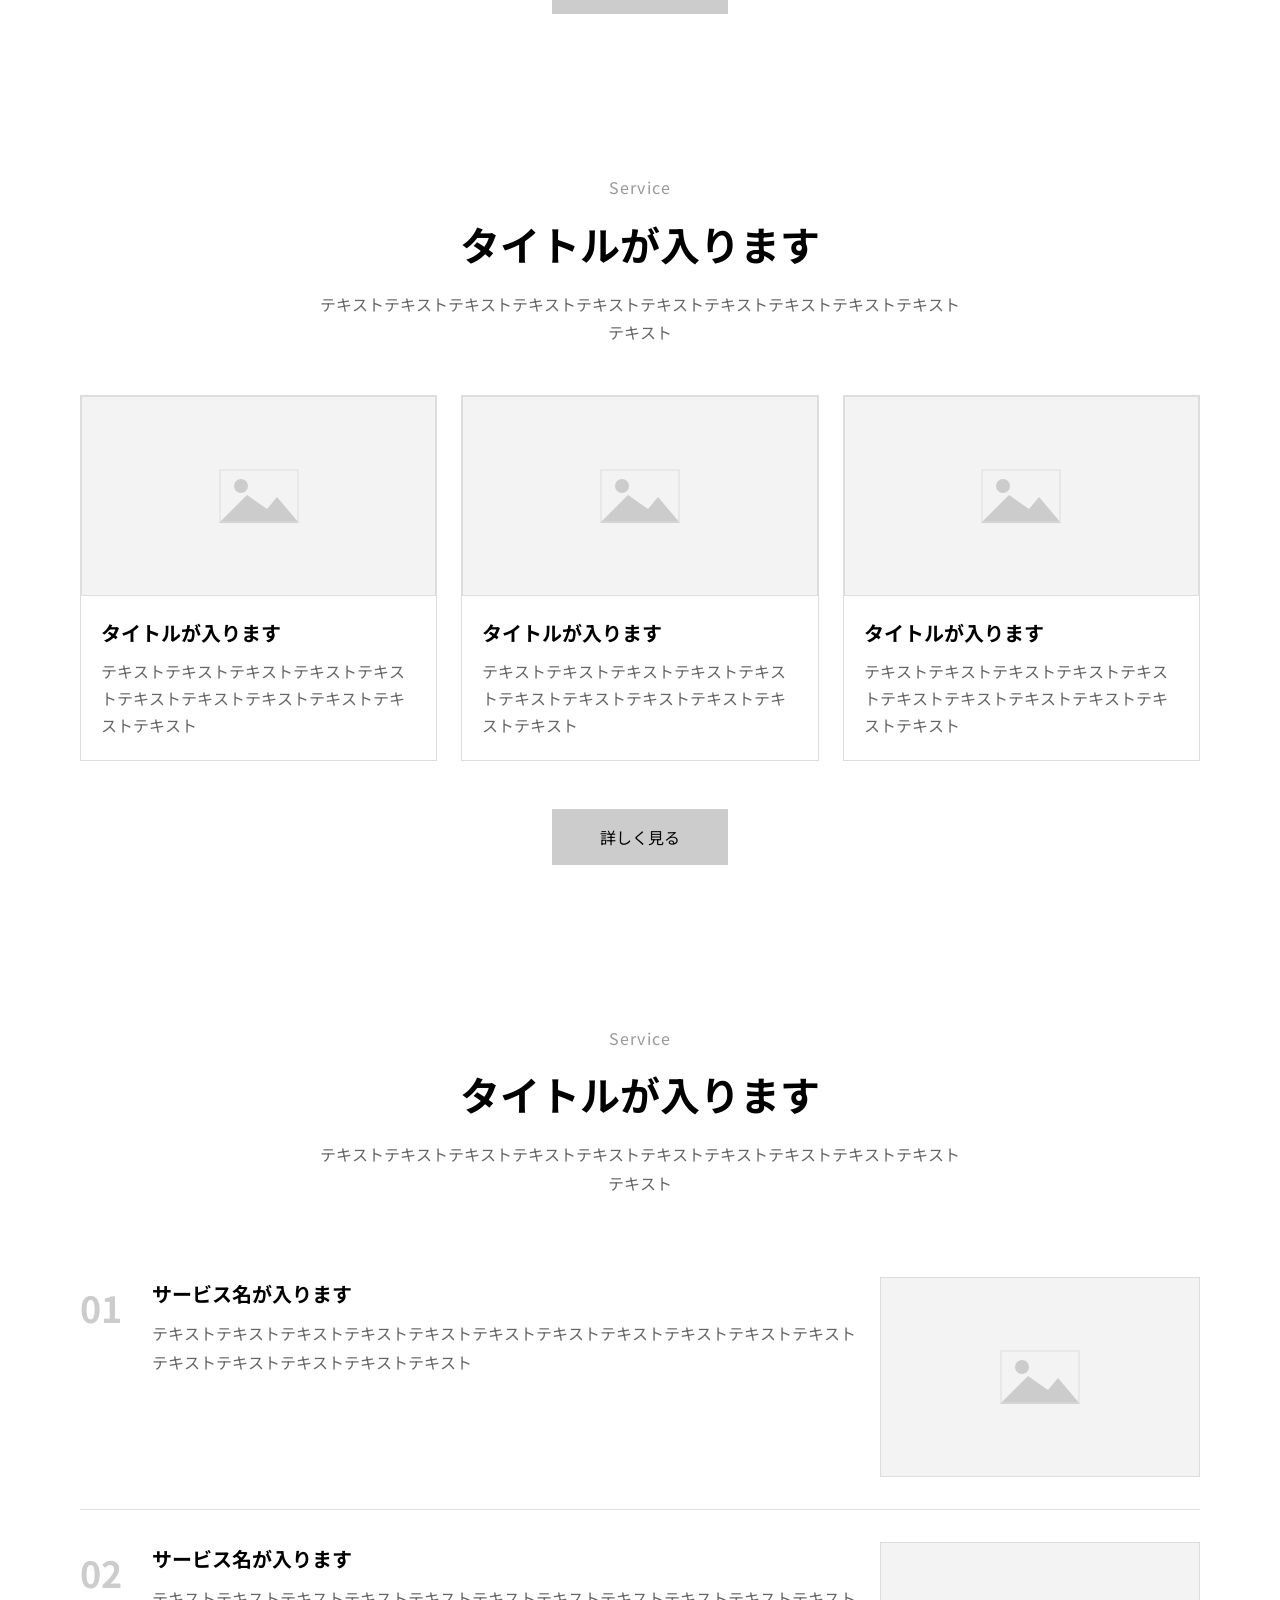
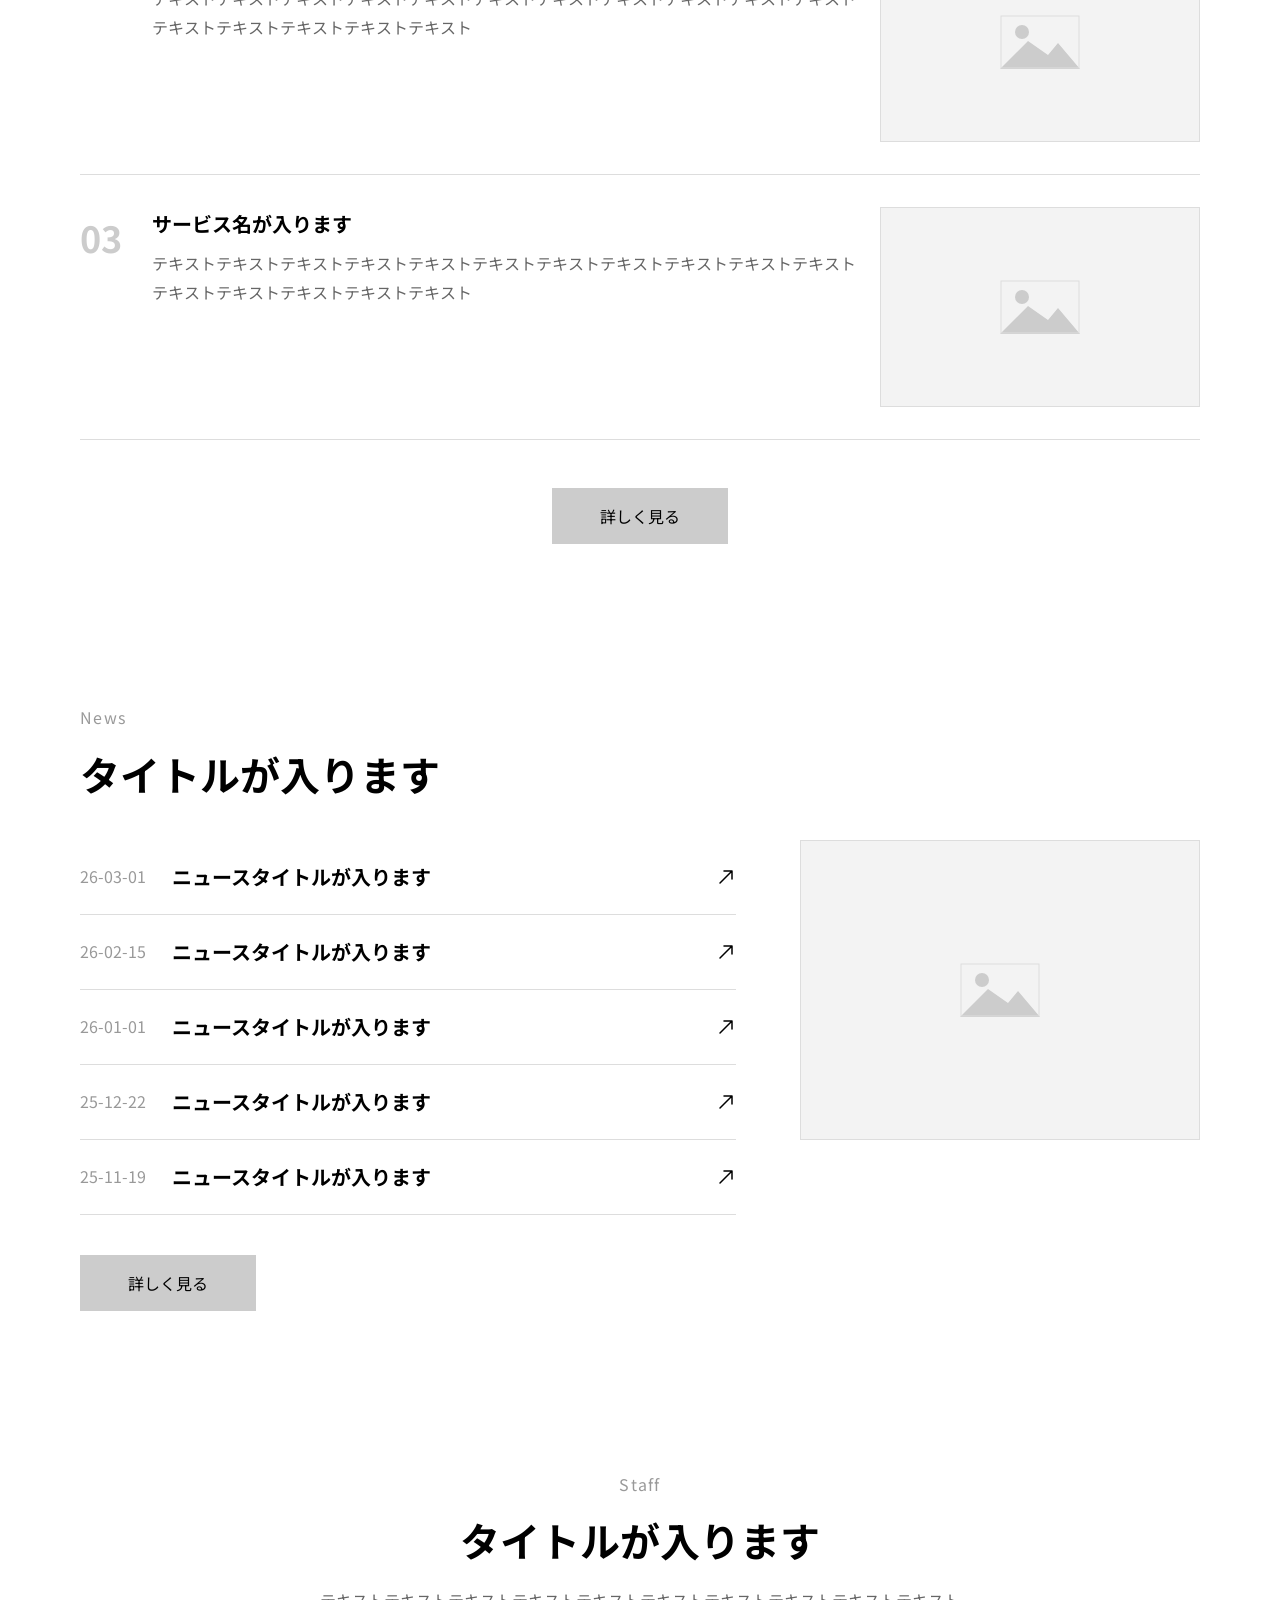
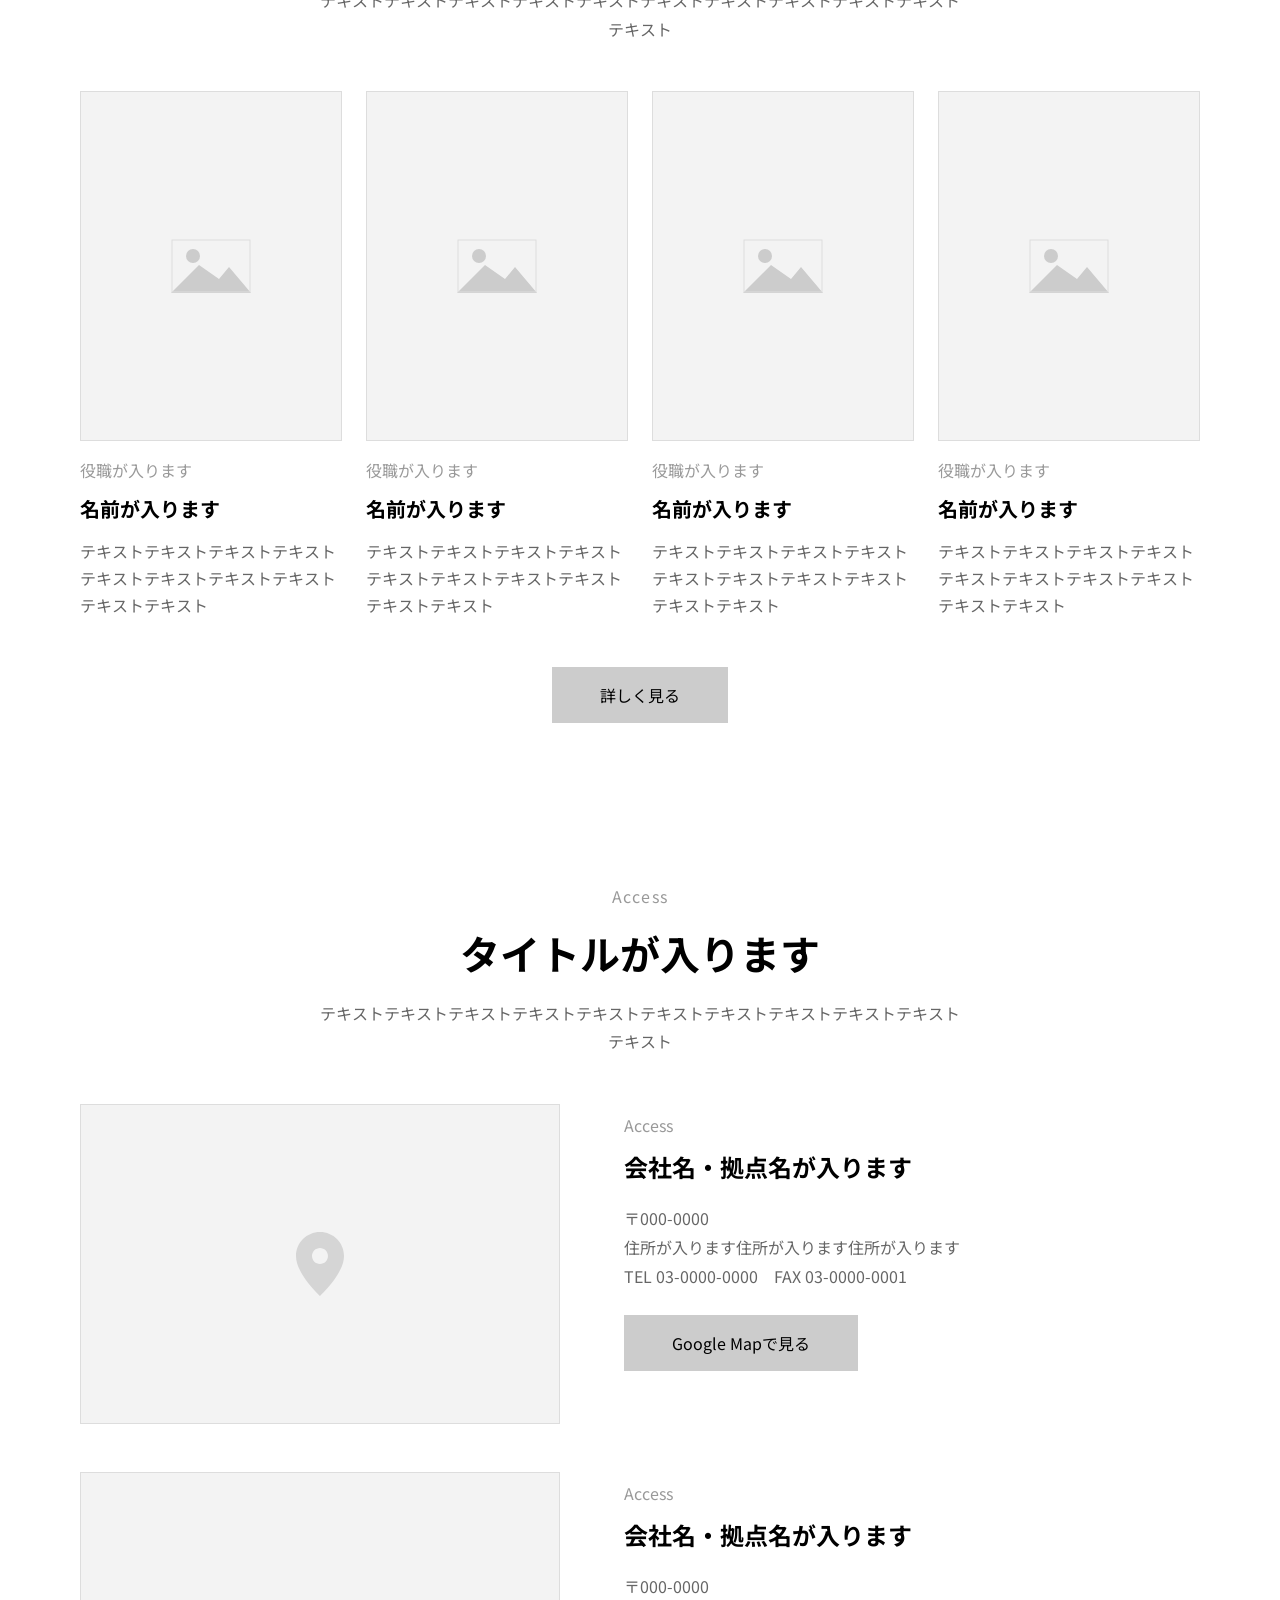
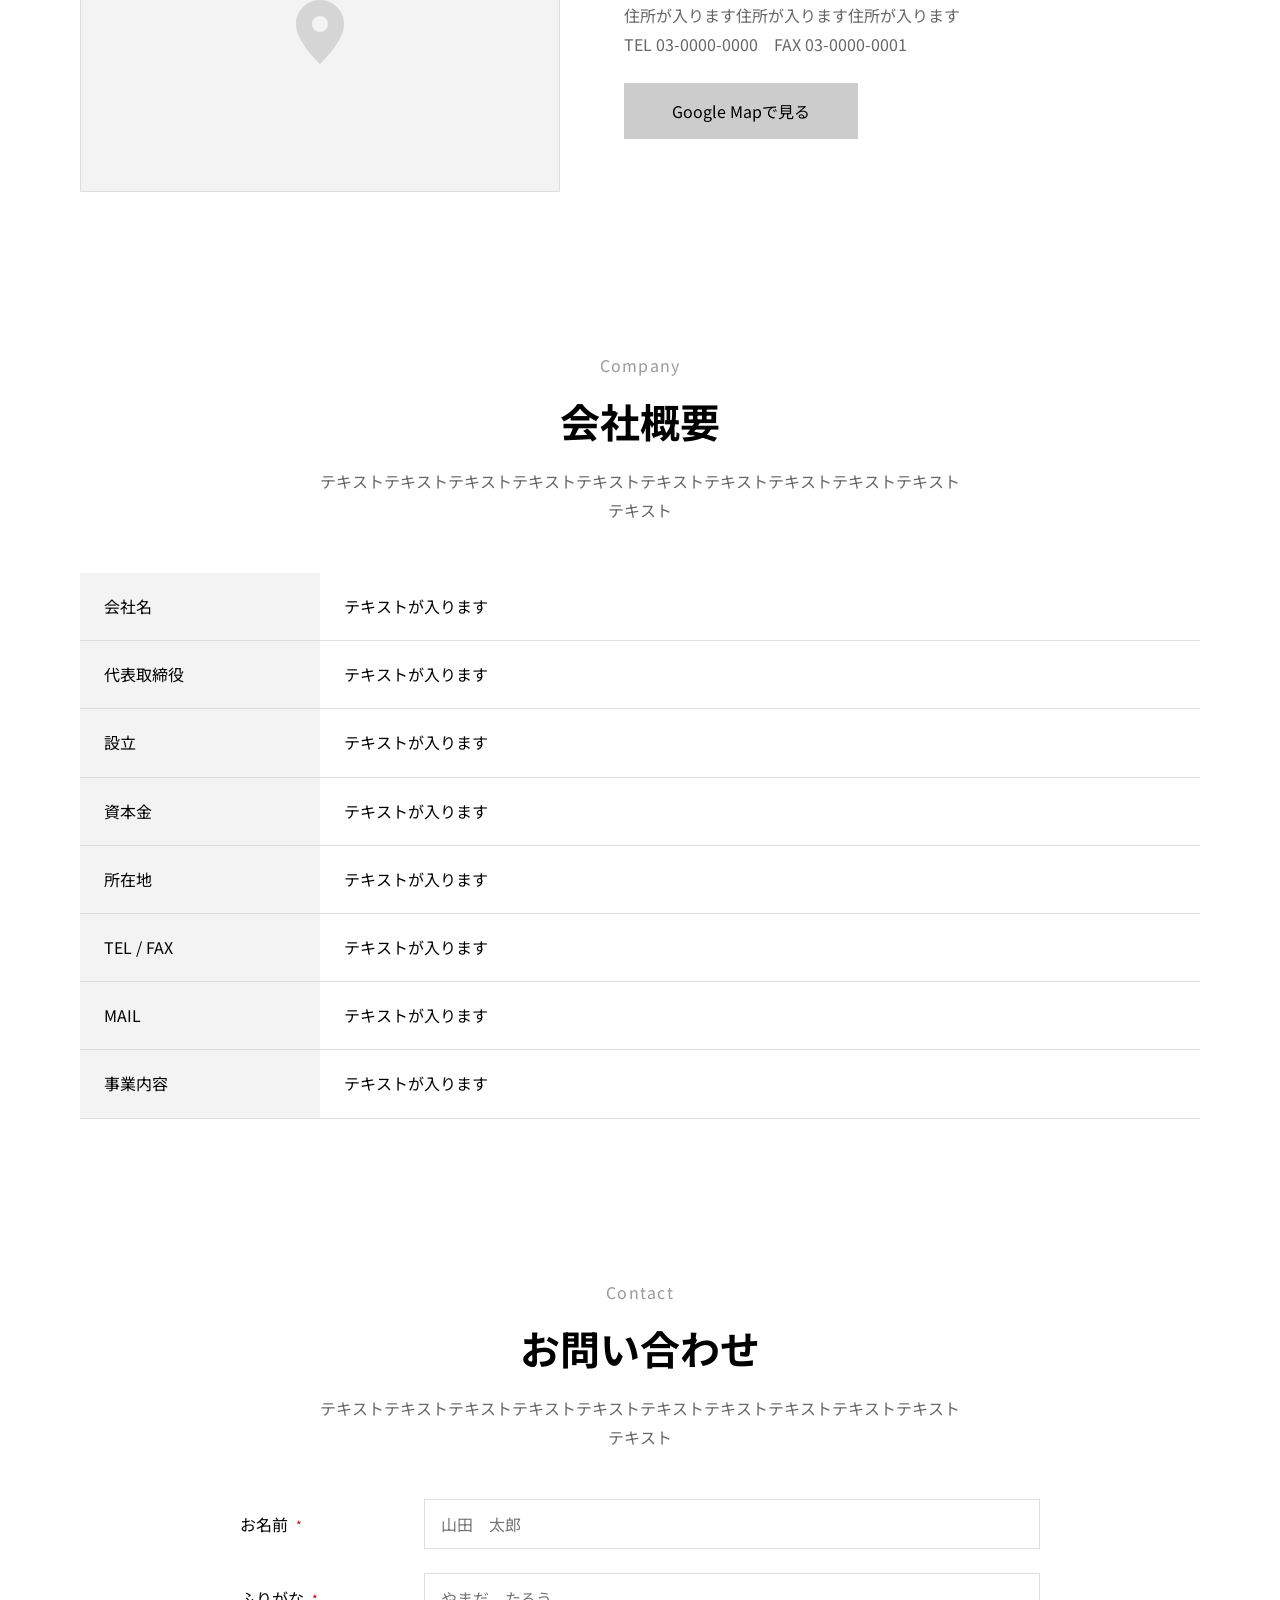
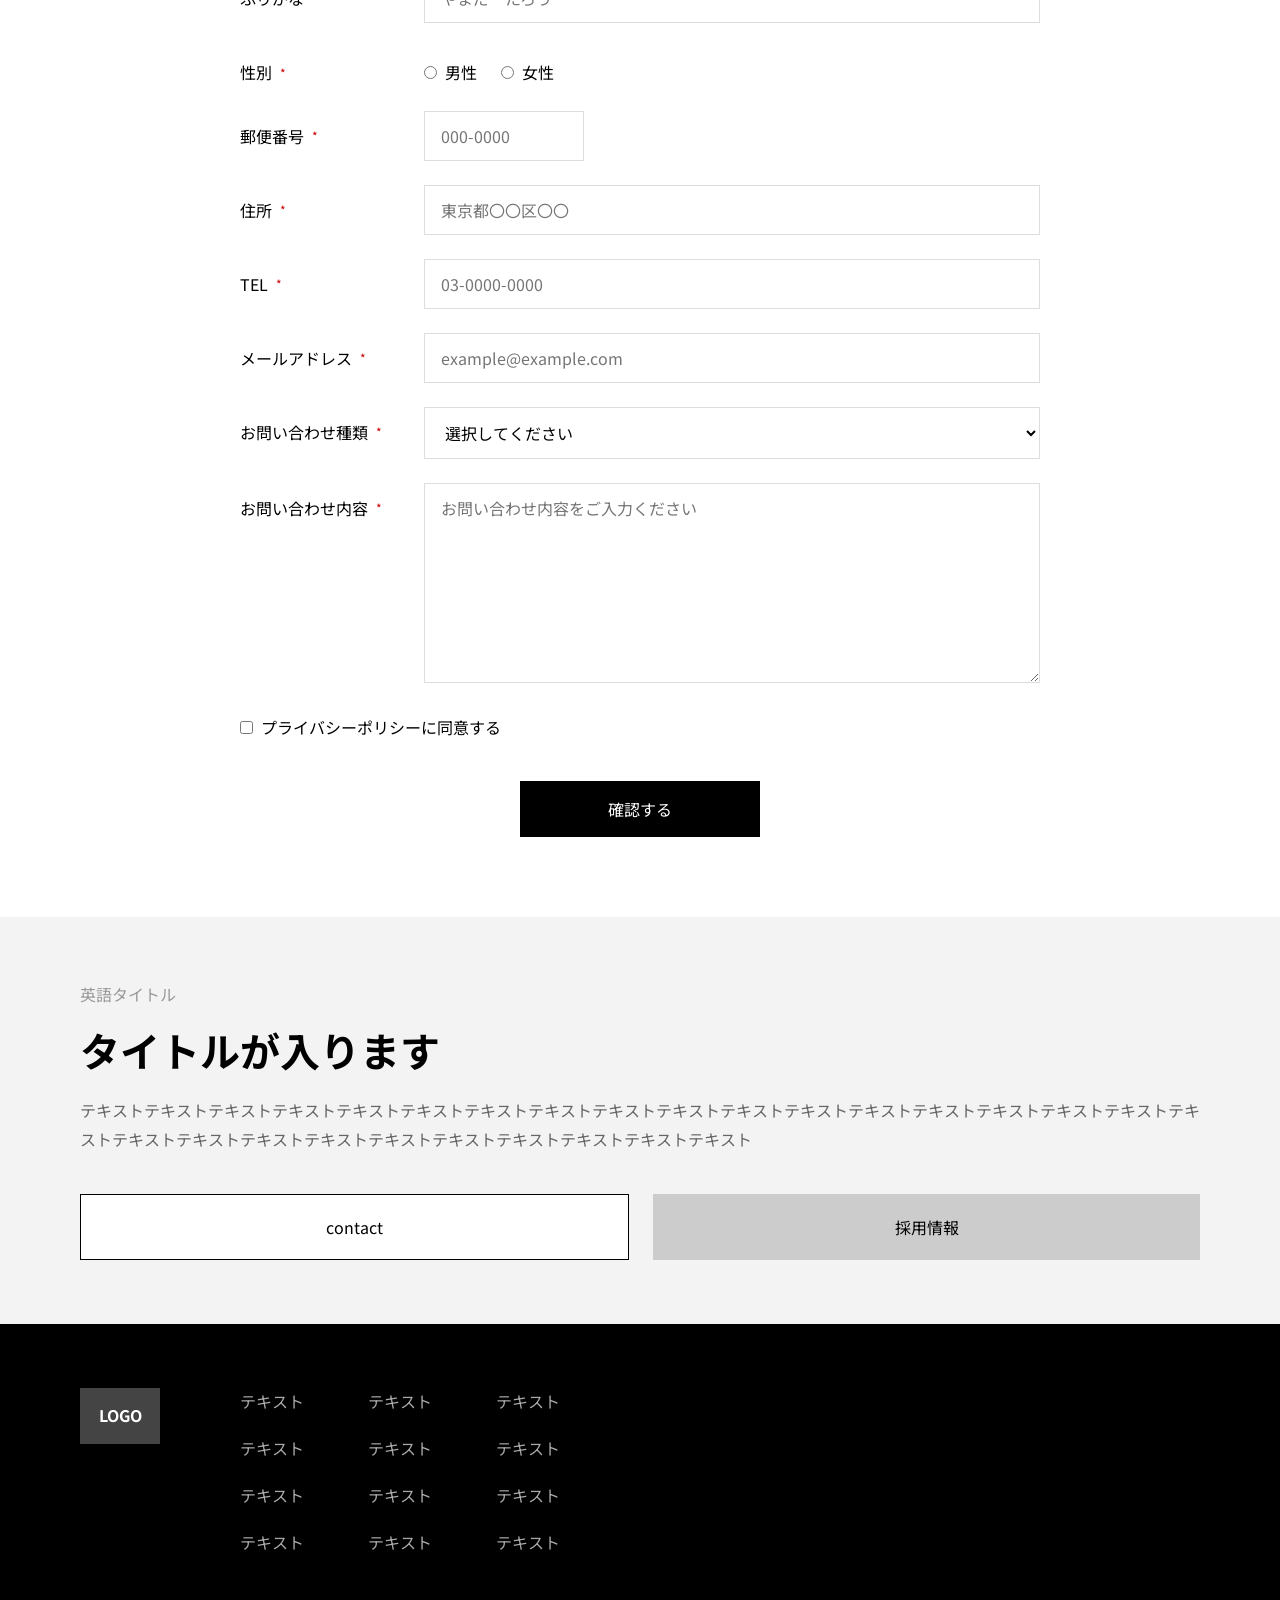
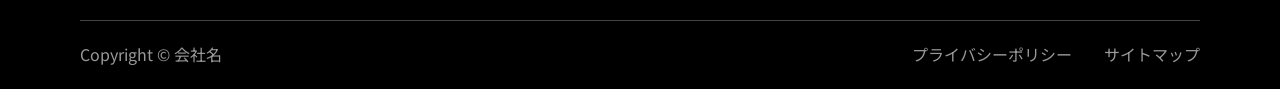
<file: wireframe-template.html>
<!DOCTYPE html>
<html lang="ja">
<head>
  <meta charset="UTF-8" />
  <meta name="viewport" content="width=device-width, initial-scale=1.0" />
  <title>ワイヤーフレーム テンプレート</title>
  <link rel="preconnect" href="https://fonts.googleapis.com">
  <link href="https://fonts.googleapis.com/css2?family=Noto+Sans+JP:wght@400;500;700&display=swap" rel="stylesheet">

  <!--
  ================================================================
  【ワイヤーフレーム テンプレート】
  参考デザイン：1440px幅のWebサイト
  ----------------------------------------------------------------
  デザインルール
    フォント    : Noto Sans JP Regular〜Bold
    フォントサイズ: 4の倍数・最小16px
    余白        : 4の倍数のみ
    文字色      : #000000
    アイコン    : グレーの四角（.icon-sq）
    矢印        : SVGシンボル #arrow-ne（↗）/ #arrow-e（→）を使用
    画像枠      : .img-ph ＋ <svg><use href="#pic"/></svg>・背景#F3F3F3
    セクション背景: 白（KV・フッターのみ有色）
    コンテンツ幅 : max-width 1120px
  ----------------------------------------------------------------
  収録パターン一覧（不要なセクションは削除して使う）
    HEADER          ヘッダー（ロゴ＋ナビ＋電話ボタン）
    KV-TOP          KV トップ用（全画面・テキスト左下）
    KV-SUB          KV 下層用（コンパクト・パンくず付き）
    SEC-A           左テキスト＋右番号リスト（参考画像の Service パターン）
    SEC-B           中央タイトル＋Pointカード交互（画像左右交互）
    SEC-C           番号グリッド3列（丸番号＋テキスト）
    SEC-D           カード3列（画像＋テキスト）
    SEC-E           番号リスト詳細（番号＋テキスト＋右画像）
    SEC-F           Newsリスト＋右画像（参考画像の News パターン）
    SEC-G           スタッフ紹介4列（縦長写真）
    SEC-H           アクセス / MAP（地図＋テキスト）
    SEC-I           会社概要テーブル
    SEC-J           お問い合わせフォーム
    CTA             CTA（テキスト左＋ボタン右）
    FOOTER          フッター（黒背景）
  ================================================================
  -->

  <style>

    /* ==============================================================
       RESET & BASE
    ============================================================== */
    *, *::before, *::after { box-sizing: border-box; margin: 0; padding: 0; }

    :root {
      --black:      #000000;
      --gray-dark:  #666666;
      --gray-mid:   #999999;
      --gray-light: #CCCCCC;
      --bg-light:   #F3F3F3;
      --white:      #FFFFFF;
      --border:     #DDDDDD;
    }

    body {
      font-family: 'Noto Sans JP', sans-serif;
      font-size: 16px;
      color: var(--black);
      background: var(--white);
      line-height: 1.7;
    }

    a { color: inherit; text-decoration: none; }

    /* ==============================================================
       PARTS: 画像プレースホルダー
       ※ 背景 #F3F3F3、SVGシンボル #pic を使用
    ============================================================== */
    .img-ph {
      background: var(--bg-light);
      border: 1px solid var(--border);
      display: flex;
      align-items: center;
      justify-content: center;
    }
    .img-ph svg { pointer-events: none; }

    /* ==============================================================
       PARTS: グレー四角アイコン
       ※ アイコンはグレーの四角で表現。サイズは用途に応じてインラインで指定
    ============================================================== */
    .icon-sq {
      display: inline-block;
      background: var(--gray-light);
      flex-shrink: 0;
    }

    /* ==============================================================
       PARTS: 矢印アイコン
       ※ SVGシンボル使用。↗ = #arrow-ne / → = #arrow-e
    ============================================================== */
    .arrow-icon {
      display: inline-flex;
      align-items: center;
      justify-content: center;
      flex-shrink: 0;
    }

    /* ==============================================================
       PARTS: セクションヘッダー（中央揃え）
       ※ 英語ラベル(小) → 日本語タイトル(大) → 説明文
    ============================================================== */
    .sec-header { text-align: center; margin-bottom: 48px; }
    .sec-header.left { text-align: left; }

    .sec-label {
      display: block;
      font-size: 16px;
      font-weight: 400;
      color: var(--gray-mid);
      margin-bottom: 16px;
      letter-spacing: 0.08em;
    }
    .sec-title {
      font-size: 40px;
      font-weight: 700;
      line-height: 1.3;
      color: var(--black);
      margin-bottom: 20px;
    }
    .sec-desc {
      font-size: 16px;
      color: var(--gray-dark);
      line-height: 1.8;
      max-width: 640px;
      margin-left: auto;
      margin-right: auto;
    }
    .sec-header.left .sec-desc { margin-left: 0; }

    /* ==============================================================
       PARTS: ボタン
    ============================================================== */
    .btn {
      display: inline-flex;
      align-items: center;
      justify-content: center;
      gap: 8px;
      padding: 16px 48px;
      font-size: 16px;
      font-family: inherit;
      font-weight: 400;
      cursor: pointer;
      border: none;
      min-width: 160px;
    }
    .btn-gray    { background: var(--gray-light); color: var(--black); }
    .btn-dark    { background: var(--black);      color: var(--white); }
    .btn-outline { background: var(--white); color: var(--black); border: 1px solid var(--black); }

    /* ボタン行 */
    .btn-row-right  { display: flex; justify-content: flex-end;  margin-top: 40px; }
    .btn-row-center { display: flex; justify-content: center;    margin-top: 48px; }
    .btn-row-left   { display: flex; justify-content: flex-start; margin-top: 40px; }

    /* ==============================================================
       LAYOUT: セクション共通
       ※ 背景は白。KV・フッターのみ有色
    ============================================================== */
    .section { padding: 80px 64px; background: var(--white); }
    .section-inner { max-width: 1120px; margin: 0 auto; }


    /* ==============================================================
       HEADER
    ============================================================== */
    header {
      position: sticky;
      top: 0;
      z-index: 100;
      display: flex;
      align-items: center;
      justify-content: space-between;
      padding: 0 32px;
      height: 64px;
      background: var(--white);
      border-bottom: 1px solid var(--border);
    }
    .logo {
      width: 64px; height: 40px;
      background: var(--gray-light);
      display: flex; align-items: center; justify-content: center;
      font-size: 16px; font-weight: 700;
      flex-shrink: 0;
    }
    .gnav { display: flex; gap: 32px; font-size: 16px; }
    .gnav a { font-weight: 400; }

    /* 右：電話番号 2行ダークボタン */
    .header-tel-btn {
      display: flex;
      flex-direction: column;
      align-items: center;
      justify-content: center;
      gap: 2px;
      padding: 0 24px;
      height: 64px;
      background: var(--black);
      color: var(--white);
      font-family: inherit;
      border: none;
      cursor: pointer;
      white-space: nowrap;
    }
    .header-tel-num  { font-size: 16px; font-weight: 700; letter-spacing: 0.05em; }
    .header-tel-note { font-size: 12px; font-weight: 400; }


    /* ==============================================================
       KV: TOP用
       ※ トップページ専用。灰色全画面、テキスト左下
    ============================================================== */
    .kv-top {
      background: var(--gray-light);
      min-height: 560px;
      display: flex;
      align-items: flex-end;
      padding: 0 64px 80px;
    }
    .kv-top-title {
      font-size: 56px;
      font-weight: 700;
      color: var(--white);
      line-height: 1.3;
      margin-bottom: 16px;
    }
    .kv-top-sub {
      font-size: 16px;
      color: var(--white);
      line-height: 1.8;
      max-width: 560px;
    }


    /* ==============================================================
       KV: 下層用
       ※ 日本語タイトル（大）→ 英語（小）/ パンくず右下
    ============================================================== */
    .kv-sub {
      position: relative;
      background: var(--gray-light);
      min-height: 240px;
      display: flex;
      align-items: flex-end;
      padding: 0 64px 40px;
    }
    .kv-sub-ja {
      display: block;
      font-size: 36px;
      font-weight: 700;
      color: var(--white);
      line-height: 1.3;
      margin-bottom: 8px;
    }
    .kv-sub-en {
      display: block;
      font-size: 16px;
      font-weight: 400;
      color: var(--white);
      letter-spacing: 0.12em;
    }
    .breadcrumb {
      position: absolute;
      bottom: 16px;
      right: 32px;
      display: flex;
      align-items: center;
      gap: 8px;
      font-size: 16px;
      color: var(--white);
      opacity: .8;
    }


    /* ==============================================================
       SEC-A: 左テキスト＋右番号リスト
       ※ 参考画像の「Service」パターン
    ============================================================== */
    .layout-a { display: flex; gap: 80px; align-items: flex-start; }
    .layout-a-left  { width: 360px; flex-shrink: 0; }
    .layout-a-right { flex: 1; }

    .num-list { display: flex; flex-direction: column; }
    .num-item {
      display: flex;
      align-items: center;
      gap: 24px;
      padding: 24px 0;
      border-bottom: 1px solid var(--border);
    }
    .num-item:first-child { border-top: 1px solid var(--border); }
    .num-label {
      font-size: 16px;
      font-weight: 700;
      color: var(--gray-light);
      width: 32px;
      flex-shrink: 0;
    }
    .num-text {
      font-size: 20px;
      font-weight: 700;
      flex: 1;
    }


    /* ==============================================================
       SEC-B: Pointカード交互
       ※ 参考画像の「Point」パターン
    ============================================================== */
    .point-list { display: flex; flex-direction: column; gap: 24px; }
    .point-card {
      display: flex;
      border: 1px solid var(--border);
      min-height: 280px;
    }
    /* 奇数: テキスト左・画像右 */
    .point-card:nth-child(odd)  .point-text { order: 1; }
    .point-card:nth-child(odd)  .point-img  { order: 2; }
    /* 偶数: 画像左・テキスト右 */
    .point-card:nth-child(even) .point-img  { order: 1; }
    .point-card:nth-child(even) .point-text { order: 2; }

    .point-text {
      flex: 1;
      padding: 40px;
      display: flex;
      flex-direction: column;
      justify-content: center;
    }
    .point-num {
      display: block;
      font-size: 16px;
      font-weight: 400;
      color: var(--gray-mid);
      margin-bottom: 12px;
    }
    .point-title {
      font-size: 24px;
      font-weight: 700;
      line-height: 1.4;
      margin-bottom: 16px;
    }
    .point-desc {
      font-size: 16px;
      color: var(--gray-dark);
      line-height: 1.8;
    }
    .point-img { width: 420px; flex-shrink: 0; }


    /* ==============================================================
       SEC-C: 番号グリッド 3列
       ※ 丸番号＋テキストの実績・強みリスト
    ============================================================== */
    .num-grid {
      display: grid;
      grid-template-columns: repeat(3, 1fr);
      gap: 32px;
    }
    .num-grid-item { display: flex; gap: 16px; align-items: flex-start; }
    .num-circle {
      width: 48px; height: 48px;
      border: 1px solid var(--border);
      border-radius: 50%;
      display: flex; align-items: center; justify-content: center;
      font-size: 16px;
      flex-shrink: 0;
    }
    .num-grid-text { font-size: 16px; line-height: 1.7; }


    /* ==============================================================
       SEC-D: カード 3列（画像＋タイトル＋テキスト）
    ============================================================== */
    .card-grid-3 {
      display: grid;
      grid-template-columns: repeat(3, 1fr);
      gap: 24px;
    }
    .card { background: var(--white); border: 1px solid var(--border); }
    .card-img {
      width: 100%; height: 200px;
      background: var(--bg-light);
      display: flex; align-items: center; justify-content: center;
    }
    .card-body   { padding: 20px; }
    .card-title  { font-size: 20px; font-weight: 700; margin-bottom: 8px; }
    .card-text   { font-size: 16px; color: var(--gray-dark); line-height: 1.7; }

    /* 4列バリエーション */
    .card-grid-4 { grid-template-columns: repeat(4, 1fr); gap: 16px; }


    /* ==============================================================
       SEC-E: 番号リスト詳細（番号＋テキスト本文＋右画像）
    ============================================================== */
    .detail-list { display: flex; flex-direction: column; }
    .detail-item {
      display: flex;
      align-items: flex-start;
      gap: 24px;
      padding: 32px 0;
      border-bottom: 1px solid var(--border);
    }
    .detail-num {
      font-size: 36px;
      font-weight: 700;
      color: var(--gray-light);
      width: 48px;
      flex-shrink: 0;
    }
    .detail-body { flex: 1; }
    .detail-name { font-size: 20px; font-weight: 700; margin-bottom: 8px; }
    .detail-text { font-size: 16px; color: var(--gray-dark); line-height: 1.8; }
    .detail-img  { width: 320px; height: 200px; flex-shrink: 0; }


    /* ==============================================================
       SEC-F: Newsリスト＋右画像
       ※ 参考画像の「News」パターン
    ============================================================== */
    .news-layout { display: flex; gap: 64px; align-items: flex-start; margin-top: 40px; }
    .news-list-col { flex: 1; }
    .news-img-col  { width: 400px; flex-shrink: 0; aspect-ratio: 4/3; }

    .news-list { display: flex; flex-direction: column; }
    .news-item {
      display: flex;
      align-items: center;
      gap: 20px;
      padding: 20px 0;
      border-bottom: 1px solid var(--border);
    }
    .news-date  { font-size: 16px; color: var(--gray-mid); flex-shrink: 0; width: 72px; }
    .news-title { font-size: 20px; font-weight: 700; flex: 1; }


    /* ==============================================================
       SEC-G: スタッフ紹介 4列（縦長写真）
    ============================================================== */
    .staff-grid {
      display: grid;
      grid-template-columns: repeat(4, 1fr);
      gap: 24px;
    }
    .staff-photo {
      width: 100%;
      aspect-ratio: 3/4;
      margin-bottom: 16px;
    }
    .staff-role    { font-size: 16px; color: var(--gray-mid); margin-bottom: 8px; }
    .staff-name    { font-size: 20px; font-weight: 700; margin-bottom: 12px; }
    .staff-comment { font-size: 16px; color: var(--gray-dark); line-height: 1.7; }


    /* ==============================================================
       SEC-H: アクセス / MAP（地図＋テキスト）
    ============================================================== */
    .access-list { display: flex; flex-direction: column; gap: 48px; }
    .access-item { display: flex; gap: 64px; align-items: flex-start; }
    .access-map  { width: 480px; height: 320px; flex-shrink: 0; }
    .access-info { flex: 1; padding-top: 8px; }
    .access-label { font-size: 16px; color: var(--gray-mid); margin-bottom: 8px; }
    .access-name  { font-size: 24px; font-weight: 700; margin-bottom: 16px; }
    .access-addr  { font-size: 16px; color: var(--gray-dark); line-height: 1.8; margin-bottom: 24px; }

    /* マップピン SVG */
    .map-pin { width: 48px; height: 64px; opacity: .4; }


    /* ==============================================================
       SEC-I: 会社概要テーブル
    ============================================================== */
    .company-table { width: 100%; border-collapse: collapse; }
    .company-table tr   { border-bottom: 1px solid var(--border); }
    .company-table th {
      width: 240px;
      padding: 20px 24px;
      text-align: left;
      font-size: 16px;
      font-weight: 400;
      background: var(--bg-light);
      vertical-align: top;
    }
    .company-table td {
      padding: 20px 24px;
      font-size: 16px;
      vertical-align: top;
    }


    /* ==============================================================
       SEC-J: お問い合わせフォーム
    ============================================================== */
    .form-wrap { max-width: 800px; margin: 0 auto; }
    .form-row {
      display: flex;
      align-items: flex-start;
      gap: 24px;
      margin-bottom: 24px;
    }
    .form-label {
      width: 160px;
      flex-shrink: 0;
      font-size: 16px;
      padding-top: 12px;
      display: flex;
      align-items: center;
      gap: 8px;
    }
    .form-required { color: #c00; font-size: 12px; }
    .form-control  { flex: 1; }
    .form-input {
      width: 100%;
      padding: 12px 16px;
      border: 1px solid var(--border);
      font-size: 16px;
      font-family: inherit;
      outline: none;
    }
    .form-input-sm {
      padding: 12px 16px;
      border: 1px solid var(--border);
      font-size: 16px;
      font-family: inherit;
      outline: none;
      width: 160px;
    }
    .form-textarea {
      width: 100%;
      padding: 12px 16px;
      border: 1px solid var(--border);
      font-size: 16px;
      font-family: inherit;
      outline: none;
      height: 200px;
      resize: vertical;
    }
    .form-radio-group { display: flex; gap: 24px; padding-top: 12px; }
    .form-radio { display: flex; align-items: center; gap: 8px; font-size: 16px; cursor: pointer; }
    .form-select {
      width: 100%;
      padding: 12px 16px;
      border: 1px solid var(--border);
      font-size: 16px;
      font-family: inherit;
      background: var(--white);
    }
    .form-check { display: flex; align-items: center; gap: 8px; font-size: 16px; cursor: pointer; }
    .form-submit-wrap { text-align: center; margin-top: 40px; }


    /* ==============================================================
       CTA セクション
       ※ 縦積みレイアウト / ボタン2つ横並び全幅
    ============================================================== */
    .cta-section { padding: 64px; background: var(--bg-light); }
    .cta-inner   { max-width: 1120px; margin: 0 auto; }
    .cta-label   { display: block; font-size: 16px; color: var(--gray-mid); margin-bottom: 16px; }
    .cta-title   { font-size: 40px; font-weight: 700; line-height: 1.3; margin-bottom: 20px; }
    .cta-desc    { font-size: 16px; color: var(--gray-dark); line-height: 1.8; margin-bottom: 40px; }
    .cta-btns    { display: flex; gap: 24px; }
    .cta-btns .btn { flex: 1; padding: 20px; }


    /* ==============================================================
       FOOTER
    ============================================================== */
    footer { background: var(--black); color: var(--white); padding: 64px 64px 0; }
    .footer-inner {
      display: flex;
      gap: 80px;
      padding-bottom: 64px;
      max-width: 1120px;
      margin: 0 auto;
    }
    .footer-logo {
      width: 80px; height: 56px;
      background: #444;
      display: flex; align-items: center; justify-content: center;
      font-size: 16px; font-weight: 700;
      flex-shrink: 0;
    }
    .footer-nav  { display: flex; gap: 64px; flex: 1; }
    .footer-col  { display: flex; flex-direction: column; gap: 20px; }
    .footer-col a { font-size: 16px; color: #aaaaaa; }
    .footer-bottom {
      border-top: 1px solid #444;
      padding: 20px 0;
      display: flex;
      justify-content: space-between;
      align-items: center;
      font-size: 16px;
      color: var(--gray-mid);
      max-width: 1120px;
      margin: 0 auto;
    }
    .footer-links     { display: flex; gap: 32px; }
    .footer-links a   { font-size: 16px; color: var(--gray-mid); }

  </style>
</head>
<body>

  <!-- ============================================================
       SVGシンボル定義（全ページ共通）
  ============================================================ -->
  <svg xmlns="http://www.w3.org/2000/svg" style="display:none;">

    <!-- 画像プレースホルダー（山＋太陽） -->
    <symbol id="pic" viewBox="0 0 80 54">
      <rect width="80" height="54" fill="#F3F3F3"/>
      <circle cx="22" cy="17" r="7" fill="#CCCCCC"/>
      <polygon points="0,54 28,26 48,40 58,28 80,54" fill="#CCCCCC"/>
      <rect x="1" y="1" width="78" height="52" fill="none" stroke="#DDDDDD" stroke-width="1"/>
    </symbol>

    <!-- 矢印 ↗（右上向き）- 番号リスト・ニュースリスト等に使用 -->
    <symbol id="arrow-ne" viewBox="0 0 20 20">
      <path d="M4 16 L16 4 M16 4 H8 M16 4 V12"
            stroke="#000000" stroke-width="1.5"
            stroke-linecap="round" stroke-linejoin="round" fill="none"/>
    </symbol>

    <!-- 矢印 →（右向き）- ボタン内・リンク等に使用 -->
    <symbol id="arrow-e" viewBox="0 0 20 20">
      <path d="M4 10 H16 M10 4 L16 10 L10 16"
            stroke="#000000" stroke-width="1.5"
            stroke-linecap="round" stroke-linejoin="round" fill="none"/>
    </symbol>

    <!-- マップピン -->
    <symbol id="map-pin" viewBox="0 0 48 64">
      <path d="M24 0C10.75 0 0 10.75 0 24C0 42 24 64 24 64C24 64 48 42 48 24C48 10.75 37.25 0 24 0ZM24 32C19.58 32 16 28.42 16 24C16 19.58 19.58 16 24 16C28.42 16 32 19.58 32 24C32 28.42 28.42 32 24 32Z" fill="#AAAAAA"/>
    </symbol>

  </svg>


  <!-- ============================================================
       HEADER
       ロゴ left / ナビ center / 電話番号ダークボタン right
  ============================================================ -->
  <header>
    <div class="logo">LOGO</div>
    <nav class="gnav">
      <a href="#">トップ</a>
      <a href="#">仕事・職種</a>
      <a href="#">カルチャー</a>
      <a href="#">選考・応募</a>
      <a href="#">お問い合わせ</a>
    </nav>
    <button class="header-tel-btn">
      <span class="header-tel-num">00-0000-0000</span>
      <span class="header-tel-note">24時間365日対応</span>
    </button>
  </header>


  <!-- ============================================================
       KV: TOP用
       ※ トップページのみ使用。下層KVと入れ替えて使う
  ============================================================ -->
  <section class="kv-top">
    <div>
      <h1 class="kv-top-title">タイトルが入ります<br>タイトルが入ります</h1>
      <p class="kv-top-sub">サブテキストが入りますサブテキストが入りますサブテキストが入りますサブテキストが入ります</p>
    </div>
  </section>


  <!-- ============================================================
       KV: 下層用
       ※ 下層ページで使用。日本語（大）→英語（小）、パンくず右下
       ※ TOPのKVと入れ替えて使う（どちらか一方を削除）
  ============================================================ -->
  <!--
  <div class="kv-sub">
    <div>
      <span class="kv-sub-ja">タイトルが入ります</span>
      <span class="kv-sub-en">PAGE TITLE IN ENGLISH</span>
    </div>
    <div class="breadcrumb">
      <span>トップ</span><span>＞</span><span>2ND</span>
    </div>
  </div>
  -->


  <!-- ============================================================
       SEC-A: 左テキスト＋右番号リスト
       ※ 参考画像「Service」パターン
       左: ラベル／タイトル／説明文
       右: 01〜番号付きリスト（↗矢印）＋ボタン右寄せ
  ============================================================ -->
  <section class="section">
    <div class="section-inner">
      <div class="layout-a">

        <div class="layout-a-left">
          <span class="sec-label">Service</span>
          <h2 class="sec-title">タイトルが入ります</h2>
          <p class="sec-desc" style="margin:0;">テキストテキストテキストテキストテキストテキストテキストテキストテキストテキストテキストテキストテキストテキスト</p>
        </div>

        <div class="layout-a-right">
          <div class="num-list">
            <div class="num-item">
              <span class="num-label">01</span>
              <span class="num-text">サービス名が入ります</span>
              <span class="arrow-icon"><svg width="20" height="20"><use href="#arrow-ne"/></svg></span>
            </div>
            <div class="num-item">
              <span class="num-label">02</span>
              <span class="num-text">サービス名が入ります</span>
              <span class="arrow-icon"><svg width="20" height="20"><use href="#arrow-ne"/></svg></span>
            </div>
            <div class="num-item">
              <span class="num-label">03</span>
              <span class="num-text">サービス名が入ります</span>
              <span class="arrow-icon"><svg width="20" height="20"><use href="#arrow-ne"/></svg></span>
            </div>
            <div class="num-item">
              <span class="num-label">04</span>
              <span class="num-text">サービス名が入ります</span>
              <span class="arrow-icon"><svg width="20" height="20"><use href="#arrow-ne"/></svg></span>
            </div>
            <div class="num-item">
              <span class="num-label">05</span>
              <span class="num-text">サービス名が入ります</span>
              <span class="arrow-icon"><svg width="20" height="20"><use href="#arrow-ne"/></svg></span>
            </div>
          </div>
          <div class="btn-row-right">
            <button class="btn btn-gray">詳しく見る</button>
          </div>
        </div>

      </div>
    </div>
  </section>


  <!-- ============================================================
       SEC-B: 中央タイトル＋Pointカード交互
       ※ 参考画像「Point」パターン
       奇数: テキスト左・画像右 / 偶数: 画像左・テキスト右
  ============================================================ -->
  <section class="section">
    <div class="section-inner">
      <div class="sec-header">
        <span class="sec-label">Feature</span>
        <h2 class="sec-title">タイトルが入ります</h2>
        <p class="sec-desc">テキストテキストテキストテキストテキストテキストテキストテキストテキストテキストテキストテキスト</p>
      </div>

      <div class="point-list">
        <div class="point-card">
          <div class="point-text">
            <span class="point-num">Point01</span>
            <h3 class="point-title">タイトルが入りますタイトルが入ります</h3>
            <p class="point-desc">テキストテキストテキストテキストテキストテキストテキストテキストテキストテキストテキストテキストテキストテキストテキストテキストテキストテキストテキスト</p>
          </div>
          <div class="point-img img-ph">
            <svg width="80" height="54"><use href="#pic"/></svg>
          </div>
        </div>
        <div class="point-card">
          <div class="point-img img-ph">
            <svg width="80" height="54"><use href="#pic"/></svg>
          </div>
          <div class="point-text">
            <span class="point-num">Point02</span>
            <h3 class="point-title">タイトルが入りますタイトルが入ります</h3>
            <p class="point-desc">テキストテキストテキストテキストテキストテキストテキストテキストテキストテキストテキストテキストテキストテキストテキストテキストテキストテキストテキスト</p>
          </div>
        </div>
        <div class="point-card">
          <div class="point-text">
            <span class="point-num">Point03</span>
            <h3 class="point-title">タイトルが入りますタイトルが入ります</h3>
            <p class="point-desc">テキストテキストテキストテキストテキストテキストテキストテキストテキストテキストテキストテキストテキストテキストテキストテキストテキストテキストテキスト</p>
          </div>
          <div class="point-img img-ph">
            <svg width="80" height="54"><use href="#pic"/></svg>
          </div>
        </div>
      </div>

      <div class="btn-row-center">
        <button class="btn btn-gray">詳しく見る</button>
      </div>
    </div>
  </section>


  <!-- ============================================================
       SEC-C: 番号グリッド 3列
       ※ 強み・実績リスト（丸番号＋テキスト）
  ============================================================ -->
  <section class="section">
    <div class="section-inner">
      <div class="sec-header">
        <span class="sec-label">Strength</span>
        <h2 class="sec-title">タイトルが入ります</h2>
        <p class="sec-desc">テキストテキストテキストテキストテキストテキストテキストテキストテキストテキストテキスト</p>
      </div>
      <div class="num-grid">
        <div class="num-grid-item">
          <div class="num-circle">01</div>
          <p class="num-grid-text">テキストが入りますテキストが入りますテキストが入りますテキストが入ります</p>
        </div>
        <div class="num-grid-item">
          <div class="num-circle">02</div>
          <p class="num-grid-text">テキストが入りますテキストが入りますテキストが入りますテキストが入ります</p>
        </div>
        <div class="num-grid-item">
          <div class="num-circle">03</div>
          <p class="num-grid-text">テキストが入りますテキストが入りますテキストが入りますテキストが入ります</p>
        </div>
        <div class="num-grid-item">
          <div class="num-circle">04</div>
          <p class="num-grid-text">テキストが入りますテキストが入りますテキストが入りますテキストが入ります</p>
        </div>
        <div class="num-grid-item">
          <div class="num-circle">05</div>
          <p class="num-grid-text">テキストが入りますテキストが入りますテキストが入りますテキストが入ります</p>
        </div>
        <div class="num-grid-item">
          <div class="num-circle">06</div>
          <p class="num-grid-text">テキストが入りますテキストが入りますテキストが入りますテキストが入ります</p>
        </div>
      </div>
      <div class="btn-row-center">
        <button class="btn btn-gray">詳しく見る</button>
      </div>
    </div>
  </section>


  <!-- ============================================================
       SEC-D: カード 3列（画像＋テキスト）
       ※ 4列にする場合は card-grid-3 を card-grid-4 に変更
  ============================================================ -->
  <section class="section">
    <div class="section-inner">
      <div class="sec-header">
        <span class="sec-label">Service</span>
        <h2 class="sec-title">タイトルが入ります</h2>
        <p class="sec-desc">テキストテキストテキストテキストテキストテキストテキストテキストテキストテキストテキスト</p>
      </div>
      <div class="card-grid-3">
        <div class="card">
          <div class="card-img img-ph"><svg width="80" height="54"><use href="#pic"/></svg></div>
          <div class="card-body">
            <h3 class="card-title">タイトルが入ります</h3>
            <p class="card-text">テキストテキストテキストテキストテキストテキストテキストテキストテキストテキストテキスト</p>
          </div>
        </div>
        <div class="card">
          <div class="card-img img-ph"><svg width="80" height="54"><use href="#pic"/></svg></div>
          <div class="card-body">
            <h3 class="card-title">タイトルが入ります</h3>
            <p class="card-text">テキストテキストテキストテキストテキストテキストテキストテキストテキストテキストテキスト</p>
          </div>
        </div>
        <div class="card">
          <div class="card-img img-ph"><svg width="80" height="54"><use href="#pic"/></svg></div>
          <div class="card-body">
            <h3 class="card-title">タイトルが入ります</h3>
            <p class="card-text">テキストテキストテキストテキストテキストテキストテキストテキストテキストテキストテキスト</p>
          </div>
        </div>
      </div>
      <div class="btn-row-center">
        <button class="btn btn-gray">詳しく見る</button>
      </div>
    </div>
  </section>


  <!-- ============================================================
       SEC-E: 番号リスト詳細（番号＋テキスト本文＋右画像）
  ============================================================ -->
  <section class="section">
    <div class="section-inner">
      <div class="sec-header">
        <span class="sec-label">Service</span>
        <h2 class="sec-title">タイトルが入ります</h2>
        <p class="sec-desc">テキストテキストテキストテキストテキストテキストテキストテキストテキストテキストテキスト</p>
      </div>
      <div class="detail-list">
        <div class="detail-item">
          <span class="detail-num">01</span>
          <div class="detail-body">
            <h3 class="detail-name">サービス名が入ります</h3>
            <p class="detail-text">テキストテキストテキストテキストテキストテキストテキストテキストテキストテキストテキストテキストテキストテキストテキストテキスト</p>
          </div>
          <div class="detail-img img-ph"><svg width="80" height="54"><use href="#pic"/></svg></div>
        </div>
        <div class="detail-item">
          <span class="detail-num">02</span>
          <div class="detail-body">
            <h3 class="detail-name">サービス名が入ります</h3>
            <p class="detail-text">テキストテキストテキストテキストテキストテキストテキストテキストテキストテキストテキストテキストテキストテキストテキストテキスト</p>
          </div>
          <div class="detail-img img-ph"><svg width="80" height="54"><use href="#pic"/></svg></div>
        </div>
        <div class="detail-item">
          <span class="detail-num">03</span>
          <div class="detail-body">
            <h3 class="detail-name">サービス名が入ります</h3>
            <p class="detail-text">テキストテキストテキストテキストテキストテキストテキストテキストテキストテキストテキストテキストテキストテキストテキストテキスト</p>
          </div>
          <div class="detail-img img-ph"><svg width="80" height="54"><use href="#pic"/></svg></div>
        </div>
      </div>
      <div class="btn-row-center">
        <button class="btn btn-gray">詳しく見る</button>
      </div>
    </div>
  </section>


  <!-- ============================================================
       SEC-F: Newsリスト＋右画像
       ※ 参考画像「News」パターン
  ============================================================ -->
  <section class="section">
    <div class="section-inner">
      <span class="sec-label">News</span>
      <h2 class="sec-title">タイトルが入ります</h2>
      <div class="news-layout">
        <div class="news-list-col">
          <div class="news-list">
            <div class="news-item">
              <span class="news-date">26-03-01</span>
              <span class="news-title">ニュースタイトルが入ります</span>
              <span class="arrow-icon"><svg width="20" height="20"><use href="#arrow-ne"/></svg></span>
            </div>
            <div class="news-item">
              <span class="news-date">26-02-15</span>
              <span class="news-title">ニュースタイトルが入ります</span>
              <span class="arrow-icon"><svg width="20" height="20"><use href="#arrow-ne"/></svg></span>
            </div>
            <div class="news-item">
              <span class="news-date">26-01-01</span>
              <span class="news-title">ニュースタイトルが入ります</span>
              <span class="arrow-icon"><svg width="20" height="20"><use href="#arrow-ne"/></svg></span>
            </div>
            <div class="news-item">
              <span class="news-date">25-12-22</span>
              <span class="news-title">ニュースタイトルが入ります</span>
              <span class="arrow-icon"><svg width="20" height="20"><use href="#arrow-ne"/></svg></span>
            </div>
            <div class="news-item">
              <span class="news-date">25-11-19</span>
              <span class="news-title">ニュースタイトルが入ります</span>
              <span class="arrow-icon"><svg width="20" height="20"><use href="#arrow-ne"/></svg></span>
            </div>
          </div>
        </div>
        <div class="news-img-col img-ph">
          <svg width="80" height="54"><use href="#pic"/></svg>
        </div>
      </div>
      <div class="btn-row-left">
        <button class="btn btn-gray">詳しく見る</button>
      </div>
    </div>
  </section>


  <!-- ============================================================
       SEC-G: スタッフ紹介 4列（縦長写真）
  ============================================================ -->
  <section class="section">
    <div class="section-inner">
      <div class="sec-header">
        <span class="sec-label">Staff</span>
        <h2 class="sec-title">タイトルが入ります</h2>
        <p class="sec-desc">テキストテキストテキストテキストテキストテキストテキストテキストテキストテキストテキスト</p>
      </div>
      <div class="staff-grid">
        <div>
          <div class="staff-photo img-ph"><svg width="80" height="54"><use href="#pic"/></svg></div>
          <p class="staff-role">役職が入ります</p>
          <h3 class="staff-name">名前が入ります</h3>
          <p class="staff-comment">テキストテキストテキストテキストテキストテキストテキストテキストテキストテキスト</p>
        </div>
        <div>
          <div class="staff-photo img-ph"><svg width="80" height="54"><use href="#pic"/></svg></div>
          <p class="staff-role">役職が入ります</p>
          <h3 class="staff-name">名前が入ります</h3>
          <p class="staff-comment">テキストテキストテキストテキストテキストテキストテキストテキストテキストテキスト</p>
        </div>
        <div>
          <div class="staff-photo img-ph"><svg width="80" height="54"><use href="#pic"/></svg></div>
          <p class="staff-role">役職が入ります</p>
          <h3 class="staff-name">名前が入ります</h3>
          <p class="staff-comment">テキストテキストテキストテキストテキストテキストテキストテキストテキストテキスト</p>
        </div>
        <div>
          <div class="staff-photo img-ph"><svg width="80" height="54"><use href="#pic"/></svg></div>
          <p class="staff-role">役職が入ります</p>
          <h3 class="staff-name">名前が入ります</h3>
          <p class="staff-comment">テキストテキストテキストテキストテキストテキストテキストテキストテキストテキスト</p>
        </div>
      </div>
      <div class="btn-row-center">
        <button class="btn btn-gray">詳しく見る</button>
      </div>
    </div>
  </section>


  <!-- ============================================================
       SEC-H: アクセス / MAP（地図左＋テキスト右）
  ============================================================ -->
  <section class="section">
    <div class="section-inner">
      <div class="sec-header">
        <span class="sec-label">Access</span>
        <h2 class="sec-title">タイトルが入ります</h2>
        <p class="sec-desc">テキストテキストテキストテキストテキストテキストテキストテキストテキストテキストテキスト</p>
      </div>
      <div class="access-list">
        <div class="access-item">
          <div class="access-map img-ph">
            <svg class="map-pin" viewBox="0 0 48 64"><use href="#map-pin"/></svg>
          </div>
          <div class="access-info">
            <p class="access-label">Access</p>
            <h3 class="access-name">会社名・拠点名が入ります</h3>
            <p class="access-addr">
              〒000-0000<br>
              住所が入ります住所が入ります住所が入ります<br>
              TEL 03-0000-0000　FAX 03-0000-0001
            </p>
            <button class="btn btn-gray">Google Mapで見る</button>
          </div>
        </div>
        <div class="access-item">
          <div class="access-map img-ph">
            <svg class="map-pin" viewBox="0 0 48 64"><use href="#map-pin"/></svg>
          </div>
          <div class="access-info">
            <p class="access-label">Access</p>
            <h3 class="access-name">会社名・拠点名が入ります</h3>
            <p class="access-addr">
              〒000-0000<br>
              住所が入ります住所が入ります住所が入ります<br>
              TEL 03-0000-0000　FAX 03-0000-0001
            </p>
            <button class="btn btn-gray">Google Mapで見る</button>
          </div>
        </div>
      </div>
    </div>
  </section>


  <!-- ============================================================
       SEC-I: 会社概要テーブル
  ============================================================ -->
  <section class="section">
    <div class="section-inner">
      <div class="sec-header">
        <span class="sec-label">Company</span>
        <h2 class="sec-title">会社概要</h2>
        <p class="sec-desc">テキストテキストテキストテキストテキストテキストテキストテキストテキストテキストテキスト</p>
      </div>
      <table class="company-table">
        <tr><th>会社名</th><td>テキストが入ります</td></tr>
        <tr><th>代表取締役</th><td>テキストが入ります</td></tr>
        <tr><th>設立</th><td>テキストが入ります</td></tr>
        <tr><th>資本金</th><td>テキストが入ります</td></tr>
        <tr><th>所在地</th><td>テキストが入ります</td></tr>
        <tr><th>TEL / FAX</th><td>テキストが入ります</td></tr>
        <tr><th>MAIL</th><td>テキストが入ります</td></tr>
        <tr><th>事業内容</th><td>テキストが入ります</td></tr>
      </table>
    </div>
  </section>


  <!-- ============================================================
       SEC-J: お問い合わせフォーム
  ============================================================ -->
  <section class="section">
    <div class="section-inner">
      <div class="sec-header">
        <span class="sec-label">Contact</span>
        <h2 class="sec-title">お問い合わせ</h2>
        <p class="sec-desc">テキストテキストテキストテキストテキストテキストテキストテキストテキストテキストテキスト</p>
      </div>
      <div class="form-wrap">
        <div class="form-row">
          <label class="form-label">お名前 <span class="form-required">*</span></label>
          <div class="form-control"><input type="text" class="form-input" placeholder="山田　太郎"></div>
        </div>
        <div class="form-row">
          <label class="form-label">ふりがな <span class="form-required">*</span></label>
          <div class="form-control"><input type="text" class="form-input" placeholder="やまだ　たろう"></div>
        </div>
        <div class="form-row">
          <label class="form-label">性別 <span class="form-required">*</span></label>
          <div class="form-control">
            <div class="form-radio-group">
              <label class="form-radio"><input type="radio" name="gender"> 男性</label>
              <label class="form-radio"><input type="radio" name="gender"> 女性</label>
            </div>
          </div>
        </div>
        <div class="form-row">
          <label class="form-label">郵便番号 <span class="form-required">*</span></label>
          <div class="form-control"><input type="text" class="form-input-sm" placeholder="000-0000"></div>
        </div>
        <div class="form-row">
          <label class="form-label">住所 <span class="form-required">*</span></label>
          <div class="form-control"><input type="text" class="form-input" placeholder="東京都〇〇区〇〇"></div>
        </div>
        <div class="form-row">
          <label class="form-label">TEL <span class="form-required">*</span></label>
          <div class="form-control"><input type="text" class="form-input" placeholder="03-0000-0000"></div>
        </div>
        <div class="form-row">
          <label class="form-label">メールアドレス <span class="form-required">*</span></label>
          <div class="form-control"><input type="email" class="form-input" placeholder="example@example.com"></div>
        </div>
        <div class="form-row">
          <label class="form-label">お問い合わせ種類 <span class="form-required">*</span></label>
          <div class="form-control">
            <select class="form-select"><option>選択してください</option></select>
          </div>
        </div>
        <div class="form-row">
          <label class="form-label">お問い合わせ内容 <span class="form-required">*</span></label>
          <div class="form-control"><textarea class="form-textarea" placeholder="お問い合わせ内容をご入力ください"></textarea></div>
        </div>
        <div style="margin-bottom:32px;">
          <label class="form-check"><input type="checkbox"> プライバシーポリシーに同意する</label>
        </div>
        <div class="form-submit-wrap">
          <button class="btn btn-dark" style="min-width:240px;">確認する</button>
        </div>
      </div>
    </div>
  </section>


  <!-- ============================================================
       CTA セクション
       英語ラベル→タイトル→説明文→ボタン2つ横並び全幅
  ============================================================ -->
  <section class="cta-section">
    <div class="cta-inner">
      <span class="cta-label">英語タイトル</span>
      <h2 class="cta-title">タイトルが入ります</h2>
      <p class="cta-desc">テキストテキストテキストテキストテキストテキストテキストテキストテキストテキストテキストテキストテキストテキストテキストテキストテキストテキストテキストテキストテキストテキストテキストテキストテキストテキストテキストテキスト</p>
      <div class="cta-btns">
        <button class="btn btn-outline">contact</button>
        <button class="btn btn-gray">採用情報</button>
      </div>
    </div>
  </section>


  <!-- ============================================================
       FOOTER
       黒背景 / ロゴ＋ナビ3列 / コピーライト
  ============================================================ -->
  <footer>
    <div class="footer-inner">
      <div class="footer-logo">LOGO</div>
      <nav class="footer-nav">
        <div class="footer-col">
          <a href="#">テキスト</a>
          <a href="#">テキスト</a>
          <a href="#">テキスト</a>
          <a href="#">テキスト</a>
        </div>
        <div class="footer-col">
          <a href="#">テキスト</a>
          <a href="#">テキスト</a>
          <a href="#">テキスト</a>
          <a href="#">テキスト</a>
        </div>
        <div class="footer-col">
          <a href="#">テキスト</a>
          <a href="#">テキスト</a>
          <a href="#">テキスト</a>
          <a href="#">テキスト</a>
        </div>
      </nav>
    </div>
    <div class="footer-bottom">
      <span>Copyright © 会社名</span>
      <div class="footer-links">
        <a href="#">プライバシーポリシー</a>
        <a href="#">サイトマップ</a>
      </div>
    </div>
  </footer>

</body>
</html>
</file>
<file: styles.css>
:root {
  color-scheme: light;
  --ink: #090909;
  --muted: #6b6b6b;
  --quiet: #9a9a9a;
  --line: #e8e8e8;
  --paper: #f7f7f7;
  --panel: #ffffff;
  --field: #fbfbfb;
  --soft: #f1f1f1;
  --shadow: 0 18px 50px rgba(0, 0, 0, 0.06);
}

* {
  box-sizing: border-box;
}

body {
  margin: 0;
  min-width: 320px;
  background: var(--paper);
  color: var(--ink);
  font-family:
    Inter, ui-sans-serif, system-ui, -apple-system, BlinkMacSystemFont, "Segoe UI",
    sans-serif;
}

button,
input,
select,
textarea {
  font: inherit;
}

button {
  cursor: pointer;
}

.app-shell {
  min-height: 100vh;
  padding: 28px;
}

.workspace {
  max-width: 1680px;
  margin: 0 auto;
}

.topbar {
  display: flex;
  align-items: end;
  justify-content: space-between;
  gap: 20px;
  padding-bottom: 24px;
}

.eyebrow {
  margin: 0 0 6px;
  color: var(--muted);
  font-size: 0.72rem;
  font-weight: 800;
  letter-spacing: 0;
  text-transform: uppercase;
}

h1,
h2 {
  margin: 0;
  letter-spacing: 0;
}

h1 {
  max-width: none;
  font-size: clamp(1rem, 2.4vw, 1.75rem);
  line-height: 1.12;
  font-weight: 850;
  white-space: nowrap;
}

.lead-text {
  max-width: 760px;
  margin: 10px 0 0;
  color: var(--muted);
  font-size: 0.92rem;
  line-height: 1.6;
}

h2 {
  font-size: 1rem;
  font-weight: 820;
}

.topbar-actions,
.output-header,
.section-title {
  display: flex;
  align-items: center;
  justify-content: space-between;
  gap: 10px;
}

.layout-grid {
  display: grid;
  grid-template-columns: minmax(320px, 0.82fr) minmax(390px, 1.18fr);
  gap: 16px;
  align-items: start;
}

.control-panel,
.output-panel {
  background: var(--panel);
  border: 1px solid var(--line);
  border-radius: 12px;
  box-shadow: var(--shadow);
}

.control-panel,
.output-panel {
  padding: 20px;
}

.output-panel {
  position: sticky;
  top: 20px;
}

fieldset {
  display: grid;
  gap: 14px;
  margin: 0 0 18px;
  padding: 0 0 18px;
  border: 0;
  border-bottom: 1px solid var(--line);
}

fieldset:last-child {
  margin-bottom: 0;
  padding-bottom: 0;
  border-bottom: 0;
}

legend {
  margin-bottom: 10px;
  color: var(--ink);
  font-size: 0.82rem;
  font-weight: 850;
}


label {
  display: grid;
  gap: 7px;
  color: var(--muted);
  font-size: 0.82rem;
  font-weight: 720;
}

input,
select,
textarea {
  width: 100%;
  border: 1px solid var(--line);
  border-radius: 10px;
  background: var(--field);
  color: var(--ink);
  outline: none;
}

input,
select {
  min-height: 42px;
  padding: 0 12px;
}

select {
  appearance: none;
  padding-right: 48px;
  background-image: url("data:image/svg+xml,%3Csvg width='10' height='6' viewBox='0 0 10 6' fill='none' xmlns='http://www.w3.org/2000/svg'%3E%3Cpath d='M1 1L5 5L9 1' stroke='%23090909' stroke-width='1.6' stroke-linecap='round' stroke-linejoin='round'/%3E%3C/svg%3E");
  background-position: right 22px center;
  background-repeat: no-repeat;
  background-size: 10px 6px;
}

textarea {
  min-height: 82px;
  resize: vertical;
  padding: 12px;
  line-height: 1.55;
}

input:focus,
select:focus,
textarea:focus {
  border-color: #111;
  background: #fff;
  box-shadow: 0 0 0 4px rgba(0, 0, 0, 0.06);
}

.field-hint {
  color: var(--quiet);
  font-size: 0.75rem;
  font-weight: 650;
  line-height: 1.45;
}

.check-list {
  display: grid;
  gap: 8px;
}

.check-row {
  display: grid;
  grid-template-columns: 18px 1fr;
  align-items: start;
  gap: 9px;
  padding: 10px;
  border: 1px solid var(--line);
  border-radius: 10px;
  background: var(--field);
  color: var(--ink);
  font-size: 0.84rem;
}

.check-row input {
  width: 16px;
  min-height: 16px;
  margin-top: 2px;
}

.primary-button,
.secondary-button,
.icon-button {
  display: inline-flex;
  align-items: center;
  justify-content: center;
  border-radius: 999px;
  border: 1px solid transparent;
  font-weight: 820;
  white-space: nowrap;
}

.primary-button {
  min-height: 42px;
  padding: 0 20px;
  background: var(--ink);
  color: #fff;
}

.primary-button:hover {
  background: #303030;
}

.secondary-button {
  min-height: 42px;
  padding: 0 20px;
  border-color: var(--line);
  background: #fff;
  color: var(--ink);
}

.secondary-button:hover,
.icon-button:hover {
  border-color: #111;
  background: var(--soft);
}

.icon-button {
  width: 42px;
  height: 42px;
  background: #fff;
  color: var(--ink);
  font-size: 1.2rem;
}

.prompt-output {
  min-height: 620px;
  margin-top: 16px;
  background: #161616;
  color: #f8f8f8;
  border-color: #161616;
  line-height: 1.62;
}

.prompt-output:focus {
  border-color: #161616;
  background: #161616;
  color: #f8f8f8;
  box-shadow: 0 0 0 4px rgba(0, 0, 0, 0.14);
}

.preview-strip {
  display: grid;
  grid-template-columns: repeat(3, 1fr);
  gap: 10px;
  margin: 14px 0 18px;
}

.preview-strip div {
  min-width: 0;
  padding: 10px;
  border: 1px solid var(--line);
  border-radius: 10px;
  background: var(--field);
}

.preview-label {
  display: block;
  margin-bottom: 4px;
  color: var(--muted);
  font-size: 0.72rem;
  font-weight: 850;
}

.preview-strip strong {
  display: block;
  overflow-wrap: anywhere;
  font-size: 0.86rem;
}

.presets {
  border-top: 1px solid var(--line);
  padding-top: 16px;
}

.note {
  margin: 12px 0 0;
  color: var(--muted);
  font-size: 0.86rem;
  line-height: 1.65;
}

.toast {
  position: fixed;
  right: 20px;
  bottom: 20px;
  max-width: min(360px, calc(100vw - 40px));
  padding: 12px 14px;
  border-radius: 999px;
  background: var(--ink);
  color: #fff;
  box-shadow: var(--shadow);
  opacity: 0;
  transform: translateY(10px);
  transition:
    opacity 180ms ease,
    transform 180ms ease;
  pointer-events: none;
}

.toast.show {
  opacity: 1;
  transform: translateY(0);
}

@media (max-width: 900px) {
  .app-shell {
    padding: 16px;
  }

  .topbar {
    align-items: start;
    flex-direction: column;
  }

  .layout-grid {
    grid-template-columns: 1fr;
  }

  .output-panel {
    position: static;
  }

  .prompt-output {
    min-height: 420px;
  }
}

@media (max-width: 540px) {
  .topbar-actions,
  .output-header {
    width: 100%;
  }

  .preview-strip {
    grid-template-columns: 1fr;
  }
}

#uiOptionalGroup,
#designOptionalGroup,
#researchOptionalGroup,
#brainstormOptionalGroup,
#compOptionalGroup,
#siteOptionalGroup,
#seoOptionalGroup,
#customOptionalGroup,
#minutesOptionalGroup,
#wireframeOptionalGroup,
#convertOptionalGroup {
  display: grid;
  gap: 14px;
}

.optional-section-label {
  font-size: 0.82rem;
  font-weight: 850;
  color: var(--ink);
  margin: 0;
  padding-top: 2px;
}

.site-footer {
  margin-top: 48px;
  border-top: 1px solid var(--line);
  padding: 20px 28px;
  background: var(--paper);
}

.site-footer-inner {
  max-width: 1680px;
  margin: 0 auto;
  display: flex;
  align-items: center;
  justify-content: space-between;
  gap: 16px;
  font-size: 0.72rem;
  color: var(--quiet);
}

.footer-links {
  display: flex;
  gap: 20px;
}

.footer-links a {
  color: var(--quiet);
  text-decoration: none;
}

.footer-links a:hover {
  color: var(--muted);
  text-decoration: underline;
}
</file>
